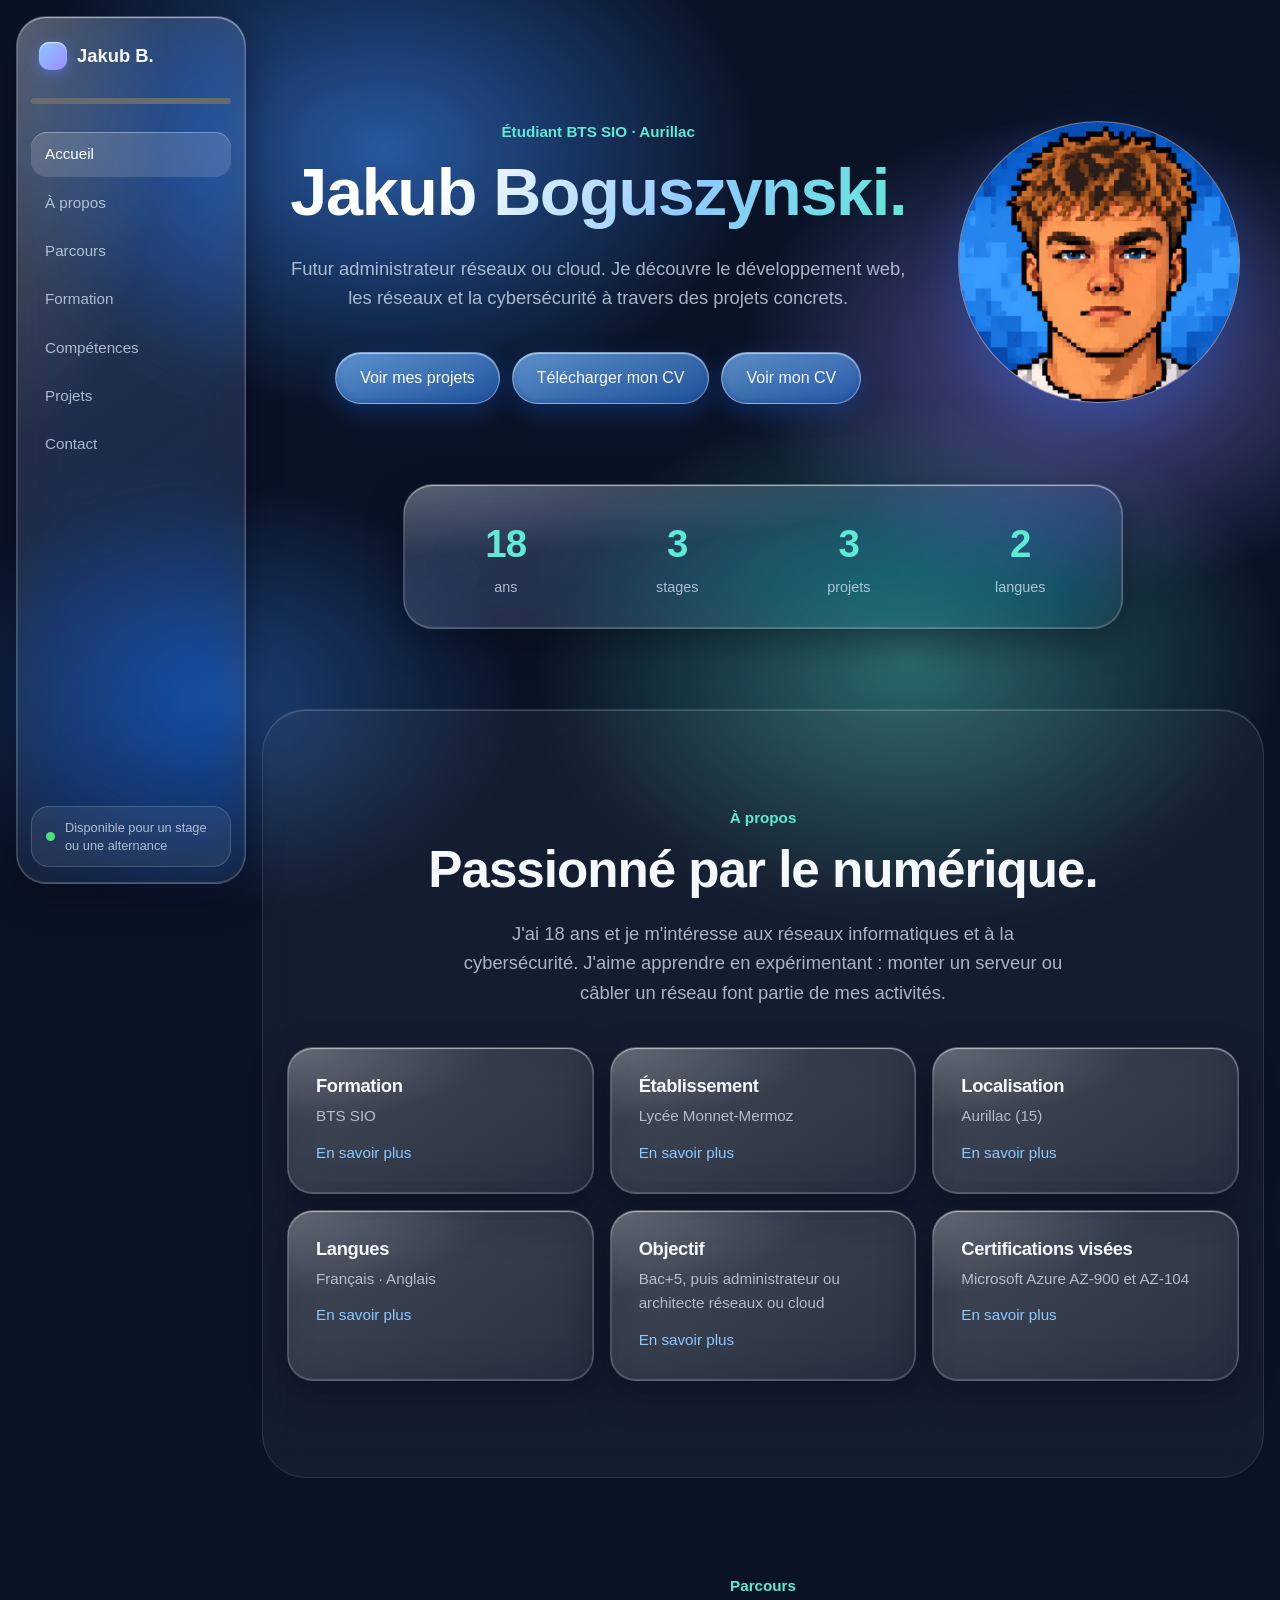
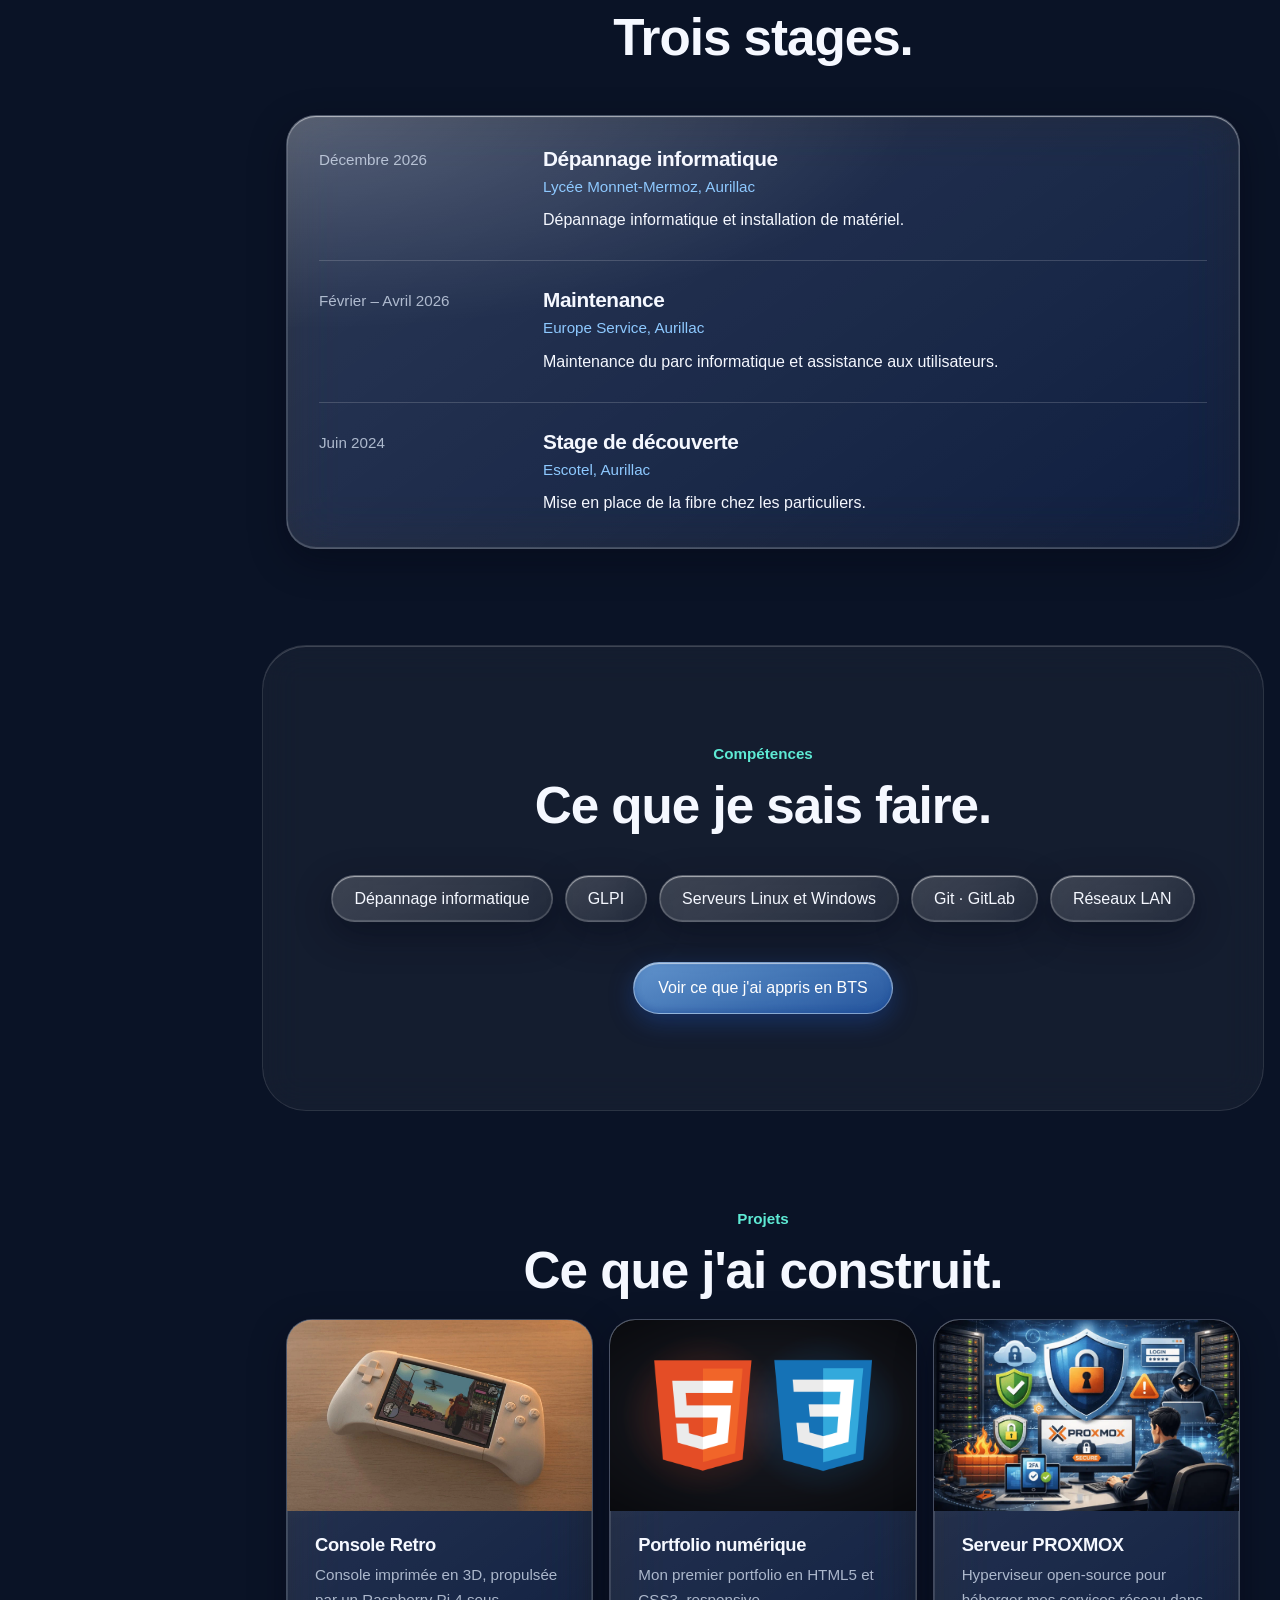
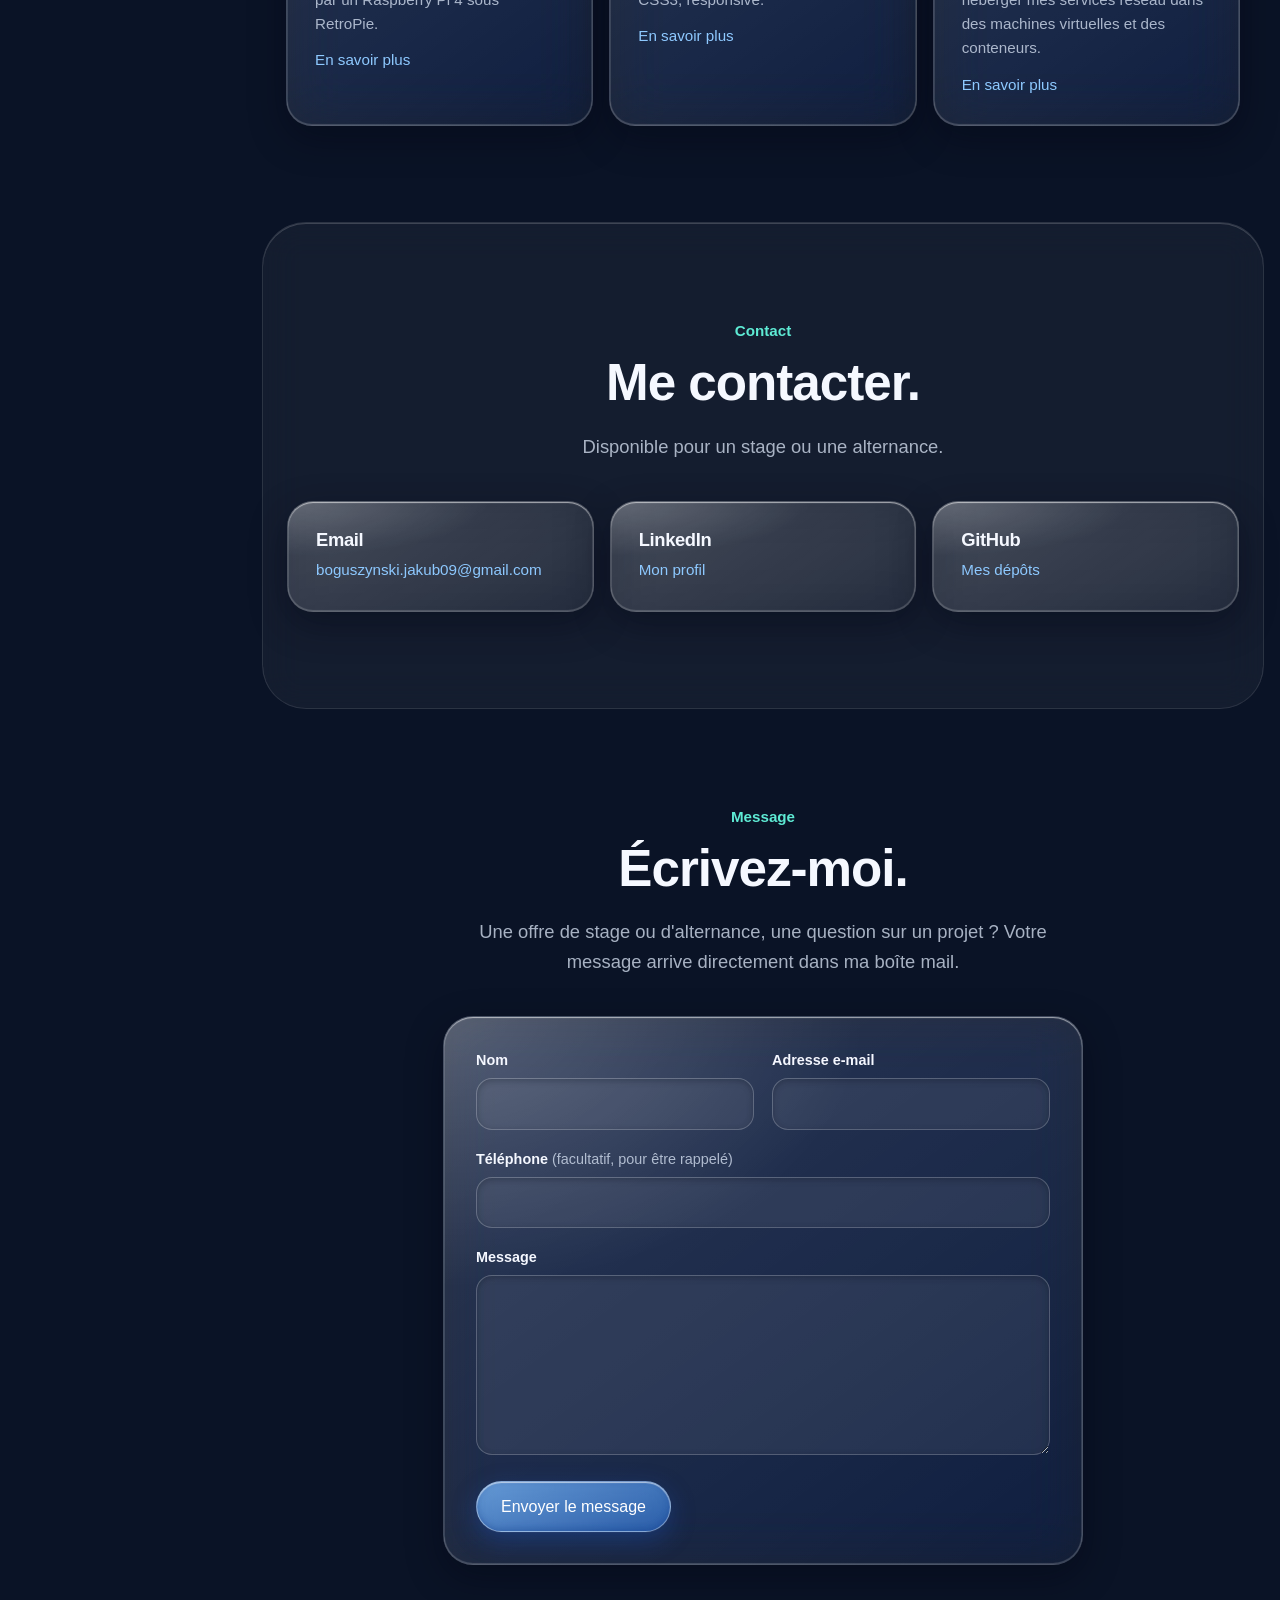
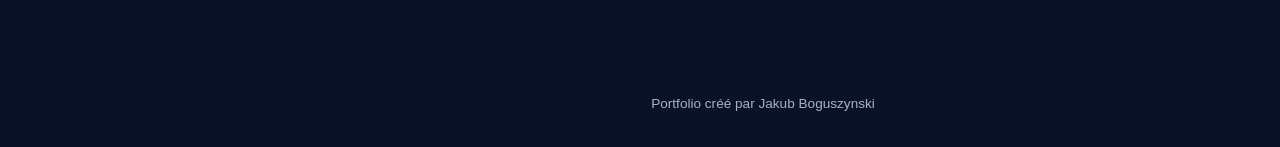
<file: index.html>
<!DOCTYPE html>
<html lang="fr">
<head>
    <meta charset="UTF-8">
    <meta name="viewport" content="width=device-width, initial-scale=1.0">
    <title>Jakub Boguszynski — Portfolio BTS SIO</title>
    <meta name="description" content="Portfolio de Jakub Boguszynski, étudiant en BTS SIO à Aurillac : projets, stages et compétences en réseaux et systèmes. Disponible pour un stage ou une alternance.">
    <meta name="author" content="Jakub Boguszynski">
    <meta name="theme-color" content="#0a1326">
    <link rel="canonical" href="https://sleazyrl.github.io/portfolio/">
    <link rel="icon" type="image/svg+xml" href="images/favicon.svg">

    <!-- Aperçu lors d'un partage du lien (LinkedIn, messageries, réseaux) -->
    <meta property="og:type" content="website">
    <meta property="og:locale" content="fr_FR">
    <meta property="og:site_name" content="Portfolio de Jakub Boguszynski">
    <meta property="og:title" content="Jakub Boguszynski — Portfolio BTS SIO">
    <meta property="og:description" content="Portfolio de Jakub Boguszynski, étudiant en BTS SIO à Aurillac : projets, stages et compétences en réseaux et systèmes. Disponible pour un stage ou une alternance.">
    <meta property="og:url" content="https://sleazyrl.github.io/portfolio/">
    <meta property="og:image" content="https://sleazyrl.github.io/portfolio/images/apercu.png">
    <meta property="og:image:width" content="1200">
    <meta property="og:image:height" content="630">
    <meta property="og:image:alt" content="Portfolio de Jakub Boguszynski, étudiant en BTS SIO">
    <meta name="twitter:card" content="summary_large_image">
    <link rel="stylesheet" href="style.css">
    <script>if (!window.matchMedia("(prefers-reduced-motion: reduce)").matches) document.documentElement.classList.add("anim");</script>
</head>
<body>

    <!-- ===== MENU ===== -->
    <header class="menu">
        <a href="#accueil" class="logo">Jakub B.</a>
        <button type="button" class="menu-bouton" aria-expanded="false" aria-controls="menu-nav" aria-label="Ouvrir le menu"><span class="menu-barres" aria-hidden="true"></span></button>
        <nav id="menu-nav">
            <a href="#accueil">Accueil</a>
            <a href="#apropos">À propos</a>
            <a href="#parcours">Parcours</a>
            <a href="formation.html">Formation</a>
            <a href="#competences">Compétences</a>
            <a href="#projets">Projets</a>
            <a href="#contact">Contact</a>
        </nav>
        <p class="menu-statut"><span></span>Disponible pour un stage ou une alternance</p>
    </header>

    <main>

        <!-- ===== ACCUEIL ===== -->
        <section id="accueil" class="hero">
            <div class="hero-haut">
                <div class="hero-texte">
                    <p class="etiquette">Étudiant BTS SIO · Aurillac</p>
                    <h1>Jakub Boguszynski.</h1>
                    <p class="intro">
                        Futur administrateur réseaux ou cloud. Je découvre le développement web, les réseaux
                        et la cybersécurité à travers des projets concrets.
                    </p>
                    <div class="boutons">
                        <a href="#projets" class="bouton">Voir mes projets</a>
                        <a href="cv/CV_Boguszynski_Jakub.pdf" download class="bouton bouton-clair">Télécharger mon CV</a>
                        <a href="#m-cv" class="bouton bouton-clair">Voir mon CV</a>
                    </div>
                </div>

                <!-- Avatar : place ton image dans le dossier images/ (avatar.png) -->
                <figure class="hero-avatar">
                    <img src="images/avatar.png" alt="Avatar de Jakub Boguszynski" width="280" height="280">
                </figure>
            </div>

            <div class="chiffres">
                <div><strong>18</strong><span>ans</span></div>
                <div><strong>3</strong><span>stages</span></div>
                <div><strong>3</strong><span>projets</span></div>
                <div><strong>2</strong><span>langues</span></div>
            </div>
        </section>

        <!-- ===== À PROPOS ===== -->
        <section id="apropos" class="section gris">
            <p class="etiquette">À propos</p>
            <h2>Passionné par le numérique.</h2>
            <p class="intro">
                J'ai 18 ans et je m'intéresse aux réseaux informatiques et à la cybersécurité.
                J'aime apprendre en expérimentant : monter un serveur ou câbler un réseau
                font partie de mes activités.
            </p>

            <div class="grille">
                <div class="carte">
                    <h3>Formation</h3>
                    <p>BTS SIO</p>
                    <p><a class="plus" href="#m-formation">En savoir plus</a></p>
                </div>
                <div class="carte">
                    <h3>Établissement</h3>
                    <p>Lycée Monnet-Mermoz</p>
                    <p><a class="plus" href="#m-lycee">En savoir plus</a></p>
                </div>
                <div class="carte">
                    <h3>Localisation</h3>
                    <p>Aurillac (15)</p>
                    <p><a class="plus" href="#m-ville">En savoir plus</a></p>
                </div>
                <div class="carte">
                    <h3>Langues</h3>
                    <p>Français · Anglais</p>
                    <p><a class="plus" href="#m-langues">En savoir plus</a></p>
                </div>
                <div class="carte">
                    <h3>Objectif</h3>
                    <p>Bac+5, puis administrateur ou architecte réseaux ou cloud</p>
                    <p><a class="plus" href="#m-objectif">En savoir plus</a></p>
                </div>
                <div class="carte">
                    <h3>Certifications visées</h3>
                    <p>Microsoft Azure AZ-900 et AZ-104</p>
                    <p><a class="plus" href="#m-certifs">En savoir plus</a></p>
                </div>
            </div>
        </section>

        <!-- ===== PARCOURS ===== -->
        <section id="parcours" class="section">
            <p class="etiquette">Parcours</p>
            <h2>Trois stages.</h2>

            <div class="liste">
                <article class="ligne">
                    <p class="date">Décembre 2026</p>
                    <div>
                        <h3>Dépannage informatique</h3>
                        <p class="lieu">Lycée Monnet-Mermoz, Aurillac</p>
                        <p>Dépannage informatique et installation de matériel.</p>
                    </div>
                </article>
                <article class="ligne">
                    <p class="date">Février – Avril 2026</p>
                    <div>
                        <h3>Maintenance</h3>
                        <p class="lieu">Europe Service, Aurillac</p>
                        <p>Maintenance du parc informatique et assistance aux utilisateurs.</p>
                    </div>
                </article>
                <article class="ligne">
                    <p class="date">Juin 2024</p>
                    <div>
                        <h3>Stage de découverte</h3>
                        <p class="lieu">Escotel, Aurillac</p>
                        <p>Mise en place de la fibre chez les particuliers.</p>
                    </div>
                </article>
            </div>
        </section>

        <!-- ===== COMPÉTENCES ===== -->
        <section id="competences" class="section gris">
            <p class="etiquette">Compétences</p>
            <h2>Ce que je sais faire.</h2>

            <ul class="badges">
                <li><a href="#m-depannage">Dépannage informatique</a></li>
                <li><a href="#m-glpi">GLPI</a></li>
                <li><a href="#m-serveurs">Serveurs Linux et Windows</a></li>
                <li><a href="#m-git">Git · GitLab</a></li>
                <li><a href="#m-lan">Réseaux LAN</a></li>
            </ul>

            <div class="boutons suite">
                <a href="formation.html" class="bouton">Voir ce que j'ai appris en BTS</a>
            </div>
        </section>

        <!-- ===== PROJETS ===== -->
        <section id="projets" class="section">
            <p class="etiquette">Projets</p>
            <h2>Ce que j'ai construit.</h2>

            <div class="grille">
                <article class="carte projet">
                    <img src="images/console-retro.png" alt="Console Retro">
                    <h3>Console Retro</h3>
                    <p>Console imprimée en 3D, propulsée par un Raspberry Pi 4 sous RetroPie.</p>
                    <p><a class="plus" href="#m-console">En savoir plus</a></p>
                </article>

                <article class="carte projet">
                    <img src="images/html-css.png" alt="Portfolio numérique">
                    <h3>Portfolio numérique</h3>
                    <p>Mon premier portfolio en HTML5 et CSS3, responsive.</p>
                    <p><a class="plus" href="#m-portfolio">En savoir plus</a></p>
                </article>

                <article class="carte projet">
                    <img src="images/proxmox.png" alt="Serveur Proxmox sécurisé">
                    <h3>Serveur PROXMOX</h3>
                    <p>Hyperviseur open-source pour héberger mes services réseau dans des machines virtuelles et des conteneurs.</p>
                    <p><a class="plus" href="#m-proxmox">En savoir plus</a></p>
                </article>
            </div>
        </section>

        <!-- ===== CONTACT ===== -->
        <section id="contact" class="section gris">
            <p class="etiquette">Contact</p>
            <h2>Me contacter.</h2>
            <p class="intro">Disponible pour un stage ou une alternance.</p>

            <div class="grille">
                <a class="carte lien" href="mailto:boguszynski.jakub09@gmail.com">
                    <h3>Email</h3>
                    <p>boguszynski.jakub09@gmail.com</p>
                </a>
                <a class="carte lien" href="https://www.linkedin.com/in/jakub-boguszynski-b87016449/" target="_blank" rel="noopener">
                    <h3>LinkedIn</h3>
                    <p>Mon profil</p>
                </a>
                <a class="carte lien" href="https://github.com/SleazyRL" target="_blank" rel="noopener">
                    <h3>GitHub</h3>
                    <p>Mes dépôts</p>
                </a>
            </div>
        </section>

        <!-- ===== FORMULAIRE DE CONTACT ===== -->
        <section id="message" class="section">
            <p class="etiquette">Message</p>
            <h2>Écrivez-moi.</h2>
            <p class="intro">Une offre de stage ou d'alternance, une question sur un projet ? Votre message arrive directement dans ma boîte mail.</p>

            <form class="formulaire" action="https://api.web3forms.com/submit" method="POST">
                <!-- Clé gratuite reçue par mail sur web3forms.com : remplace VOTRE_CLE_WEB3FORMS par elle -->
                <input type="hidden" name="access_key" value="79e47db1-b01d-42eb-b781-7e931363b0bb">
                <input type="hidden" name="subject" value="Nouveau message depuis mon portfolio">
                <input type="hidden" name="from_name" value="Portfolio de Jakub">
                <input type="hidden" name="redirect" value="https://sleazyrl.github.io/portfolio/#merci">
                <!-- Piège anti-spam : les robots cochent cette case cachée, pas les humains -->
                <input type="checkbox" name="botcheck" class="honeypot" tabindex="-1" autocomplete="off" aria-hidden="true">

                <div class="champs-duo">
                    <div class="champ">
                        <label for="f-nom">Nom</label>
                        <input type="text" id="f-nom" name="nom" autocomplete="name" required>
                    </div>
                    <div class="champ">
                        <label for="f-email">Adresse e-mail</label>
                        <input type="email" id="f-email" name="email" autocomplete="email" required>
                    </div>
                </div>

                <div class="champ">
                    <label for="f-tel">Téléphone <span>(facultatif, pour être rappelé)</span></label>
                    <input type="tel" id="f-tel" name="telephone" autocomplete="tel">
                </div>

                <div class="champ">
                    <label for="f-message">Message</label>
                    <textarea id="f-message" name="message" rows="6" required></textarea>
                </div>

                <button type="submit" class="bouton">Envoyer le message</button>
                <p class="formulaire-statut" role="status" aria-live="polite" hidden></p>
            </form>
        </section>

    </main>

    <footer class="pied">
        <p>Portfolio créé par Jakub Boguszynski</p>
    </footer>


    <!-- ===== FENÊTRES DE DÉTAIL (s'ouvrent au clic sur une compétence ou un projet) ===== -->
    <div class="modale" id="m-depannage" role="dialog" aria-modal="true" aria-labelledby="t-depannage">
        <a class="modale-fond" href="#fermer" aria-label="Fermer la fenêtre"></a>
        <div class="modale-boite">
            <a class="modale-fermer" href="#fermer" aria-label="Fermer la fenêtre">×</a>
            <h3 id="t-depannage">Dépannage</h3>
            <p>Le dépannage demande de la méthode : comprendre le problème, chercher la cause, puis corriger sans rien casser. Je l'ai pratiqué en stage.</p>
            <h4>Ce que j'ai appris</h4>
            <ul>
                <li>Diagnostiquer une panne matérielle ou logicielle</li>
                <li>Installer ou remplacer du matériel</li>
                <li>Expliquer simplement la solution à l'utilisateur</li>
            </ul>
        </div>
    </div>

    <div class="modale" id="m-glpi" role="dialog" aria-modal="true" aria-labelledby="t-glpi">
        <a class="modale-fond" href="#fermer" aria-label="Fermer la fenêtre"></a>
        <div class="modale-boite">
            <a class="modale-fermer" href="#fermer" aria-label="Fermer la fenêtre">×</a>
            <h3 id="t-glpi">GLPI</h3>
            <p>GLPI est un logiciel libre de gestion de parc informatique et de support. Il garde une trace de chaque incident et de chaque machine.</p>
            <h4>Ce que j'ai appris</h4>
            <ul>
                <li>Enregistrer et suivre des tickets d'incident</li>
                <li>Inventorier les ordinateurs et les périphériques</li>
                <li>Traiter la demande d'un utilisateur de A à Z</li>
            </ul>
        </div>
    </div>

    <div class="modale" id="m-serveurs" role="dialog" aria-modal="true" aria-labelledby="t-serveurs">
        <a class="modale-fond" href="#fermer" aria-label="Fermer la fenêtre"></a>
        <div class="modale-boite">
            <a class="modale-fermer" href="#fermer" aria-label="Fermer la fenêtre">×</a>
            <h3 id="t-serveurs">Serveurs Linux et Windows</h3>
            <p>Déployer un serveur, c'est l'installer, le configurer et le rendre utile à d'autres machines du réseau, sous Linux comme sous Windows.</p>
            <h4>Ce que j'ai appris</h4>
            <ul>
                <li>Installer un serveur Windows avec Active Directory</li>
                <li>Installer et administrer un serveur Linux en ligne de commande</li>
                <li>Mettre en place des services comme le DHCP et le DNS</li>
            </ul>
        </div>
    </div>

    <div class="modale" id="m-git" role="dialog" aria-modal="true" aria-labelledby="t-git">
        <a class="modale-fond" href="#fermer" aria-label="Fermer la fenêtre"></a>
        <div class="modale-boite">
            <a class="modale-fermer" href="#fermer" aria-label="Fermer la fenêtre">×</a>
            <h3 id="t-git">Git et GitLab</h3>
            <p>Git garde l'historique de toutes les modifications d'un projet. Avec GitLab, ce dépôt est hébergé en ligne et peut être partagé.</p>
            <h4>Ce que j'ai appris</h4>
            <ul>
                <li>Enregistrer des versions avec des commits</li>
                <li>Envoyer et récupérer du code sur un dépôt en ligne</li>
                <li>Revenir à une version précédente en cas d'erreur</li>
            </ul>
        </div>
    </div>

    <div class="modale" id="m-lan" role="dialog" aria-modal="true" aria-labelledby="t-lan">
        <a class="modale-fond" href="#fermer" aria-label="Fermer la fenêtre"></a>
        <div class="modale-boite">
            <a class="modale-fermer" href="#fermer" aria-label="Fermer la fenêtre">×</a>
            <h3 id="t-lan">Réseaux LAN</h3>
            <p>Un réseau local (LAN) relie les machines d'un même site : bureau, salle de classe ou maison.</p>
            <h4>Ce que j'ai appris</h4>
            <ul>
                <li>Câbler et tester un réseau local</li>
                <li>Configurer des adresses IP et des VLAN</li>
                <li>Diagnostiquer une panne de connexion</li>
            </ul>
        </div>
    </div>

    <div class="modale" id="m-console" role="dialog" aria-modal="true" aria-labelledby="t-console">
        <a class="modale-fond" href="#fermer" aria-label="Fermer la fenêtre"></a>
        <div class="modale-boite">
            <a class="modale-fermer" href="#fermer" aria-label="Fermer la fenêtre">×</a>
            <h3 id="t-console">Console Retro</h3>
            <p>Console de jeux portable rétro, conçue de A à Z avec un camarade pour un projet professionnel de lycée. J'ai pris en charge l'électronique et le système.</p>
            <h4>Ce que j'ai fait</h4>
            <ul>
                <li>Raspberry Pi 4 sous RetroPie : NES, SNES, Game Boy et PlayStation 1</li>
                <li>Boîtier imprimé en 3D avec écran 5 pouces</li>
                <li>Câblage des boutons, joysticks, alimentation par batterie</li>
                <li>Installation et configuration du système d'exploitation</li>
            </ul>
            <p><a class="bouton" href="https://sleazyrl.github.io/Projet-BAC-2025-2026/" target="_blank" rel="noopener">Voir le site du projet</a></p>
        </div>
    </div>

    <div class="modale" id="m-portfolio" role="dialog" aria-modal="true" aria-labelledby="t-portfolio">
        <a class="modale-fond" href="#fermer" aria-label="Fermer la fenêtre"></a>
        <div class="modale-boite">
            <a class="modale-fermer" href="#fermer" aria-label="Fermer la fenêtre">×</a>
            <h3 id="t-portfolio">Portfolio numérique</h3>
            <p>Mon premier portfolio, écrit à la main en HTML5 et CSS3.</p>
            <h4>Ce que j'ai fait</h4>
            <ul>
                <li>Structure de la page avec des balises sémantiques</li>
                <li>Mise en page avec grille et flexbox</li>
                <li>Adaptation aux téléphones et aux tablettes</li>
                <li>Thème sombre et plusieurs pages</li>
            </ul>
        </div>
    </div>

    <div class="modale" id="m-proxmox" role="dialog" aria-modal="true" aria-labelledby="t-proxmox">
        <a class="modale-fond" href="#fermer" aria-label="Fermer la fenêtre"></a>
        <div class="modale-boite">
            <a class="modale-fermer" href="#fermer" aria-label="Fermer la fenêtre">×</a>
            <h3 id="t-proxmox">Serveur PROXMOX</h3>
            <h4>Objectif du projet</h4>
            <p>Déployer une solution d'hyperviseur open-source robuste avec Proxmox Virtual Environment (PVE) afin de centraliser et rationaliser l'hébergement de services réseau et applicatifs.</p>
            <h4>Réalisations clés</h4>
            <ul>
                <li><strong>Installation et configuration système :</strong> déploiement de l'hyperviseur sur matériel dédié et configuration de l'interface d'administration web.</li>
                <li><strong>Virtualisation et conteneurisation :</strong> création et gestion de machines virtuelles (KVM) et de conteneurs légers (LXC) pour isoler chaque service (serveur web, base de données, DNS, etc.).</li>
                <li><strong>Architecture réseau :</strong> configuration des ponts réseau (Linux Bridges) et segmentation des flux (VLAN) pour sécuriser les communications.</li>
                <li><strong>Stockage et résilience :</strong> gestion des volumes de stockage (ZFS / LVM) et mise en place d'une politique de sauvegarde et de restauration automatisée (snapshots et backups planifiés).</li>
            </ul>
        </div>
    </div>

    <div class="modale" id="m-formation" role="dialog" aria-modal="true" aria-labelledby="t-formation">
        <a class="modale-fond" href="#fermer" aria-label="Fermer la fenêtre"></a>
        <div class="modale-boite">
            <a class="modale-fermer" href="#fermer" aria-label="Fermer la fenêtre">×</a>
            <h3 id="t-formation">BTS SIO</h3>
            <p>Le BTS SIO (Services informatiques aux organisations) est une formation en deux ans qui prépare aux métiers de l'informatique en entreprise. Je le prépare au lycée Monnet-Mermoz, à Aurillac.</p>
            <h4>Ce que j'y étudie</h4>
            <ul>
                <li>Réseaux et administration de serveurs</li>
                <li>Support et dépannage des utilisateurs</li>
                <li>Bases du web et des bases de données</li>
                <li>Cybersécurité et anglais technique</li>
            </ul>
            <p><a class="bouton" href="formation.html">Voir ce que j'ai appris</a></p>
        </div>
    </div>

    <div class="modale" id="m-lycee" role="dialog" aria-modal="true" aria-labelledby="t-lycee">
        <a class="modale-fond" href="#fermer" aria-label="Fermer la fenêtre"></a>
        <div class="modale-boite">
            <a class="modale-fermer" href="#fermer" aria-label="Fermer la fenêtre">×</a>
            <h3 id="t-lycee">Lycée Monnet-Mermoz</h3>
            <p>C'est l'établissement d'Aurillac où je prépare mon BTS SIO.</p>
            <h4>Ce que j'y fais</h4>
            <ul>
                <li>Suivre les cours du BTS SIO</li>
                <li>Stage de dépannage informatique et d'installation de matériel (décembre 2026)</li>
            </ul>
        </div>
    </div>

    <div class="modale" id="m-ville" role="dialog" aria-modal="true" aria-labelledby="t-ville">
        <a class="modale-fond" href="#fermer" aria-label="Fermer la fenêtre"></a>
        <div class="modale-boite">
            <a class="modale-fermer" href="#fermer" aria-label="Fermer la fenêtre">×</a>
            <h3 id="t-ville">Aurillac (15)</h3>
            <p>Je suis basé à Aurillac, dans le Cantal. C'est là que j'étudie et que se déroulent mes trois stages.</p>
            <h4>Mes stages à Aurillac</h4>
            <ul>
                <li>Escotel : stage de découverte, juin 2024</li>
                <li>Europe Service : maintenance, février à avril 2026</li>
                <li>Lycée Monnet-Mermoz : dépannage, décembre 2026</li>
            </ul>
            <h4>Disponibilité</h4>
            <ul>
                <li>Je cherche un stage ou une alternance</li>
            </ul>
        </div>
    </div>

    <div class="modale" id="m-langues" role="dialog" aria-modal="true" aria-labelledby="t-langues">
        <a class="modale-fond" href="#fermer" aria-label="Fermer la fenêtre"></a>
        <div class="modale-boite">
            <a class="modale-fermer" href="#fermer" aria-label="Fermer la fenêtre">×</a>
            <h3 id="t-langues">Langues</h3>
            <p>Je parle français et anglais. L'anglais me sert surtout pour lire la documentation technique.</p>
            <h4>L'anglais en pratique</h4>
            <ul>
                <li>Lire une documentation technique</li>
                <li>Comprendre un message d'erreur en anglais</li>
                <li>Utiliser le vocabulaire du réseau et du système</li>
            </ul>
        </div>
    </div>

    <div class="modale" id="m-objectif" role="dialog" aria-modal="true" aria-labelledby="t-objectif">
        <a class="modale-fond" href="#fermer" aria-label="Fermer la fenêtre"></a>
        <div class="modale-boite">
            <a class="modale-fermer" href="#fermer" aria-label="Fermer la fenêtre">×</a>
            <h3 id="t-objectif">Objectif : Bac+5</h3>
            <p>Après le BTS, je souhaite poursuivre mes études jusqu'au Bac+5 pour devenir administrateur ou architecte réseaux ou cloud.</p>
            <h4>Mon plan</h4>
            <ul>
                <li>Poursuivre vers une licence puis un master</li>
                <li>Approfondir les réseaux, la sécurité et le cloud</li>
                <li>Chercher une alternance pour allier études et expérience</li>
            </ul>
            <p><a class="bouton" href="formation.html#apres">Voir la suite du parcours</a></p>
        </div>
    </div>

    <div class="modale" id="m-certifs" role="dialog" aria-modal="true" aria-labelledby="t-certifs">
        <a class="modale-fond" href="#fermer" aria-label="Fermer la fenêtre"></a>
        <div class="modale-boite">
            <a class="modale-fermer" href="#fermer" aria-label="Fermer la fenêtre">×</a>
            <h3 id="t-certifs">Certifications visées</h3>
            <p>Je vise deux certifications Microsoft Azure, dans cet ordre : d'abord les bases du cloud, puis l'administration.</p>
            <h4>AZ-900 : les fondamentaux</h4>
            <ul>
                <li>Les concepts du cloud</li>
                <li>Les principaux services Azure</li>
                <li>La sécurité, la gestion et la gouvernance</li>
            </ul>
            <h4>AZ-104 : administrateur Azure</h4>
            <ul>
                <li>Les identités et la gouvernance</li>
                <li>Le stockage et les machines virtuelles</li>
                <li>Les réseaux virtuels et la supervision</li>
            </ul>
        </div>
    </div>

    <!-- ===== CONFIRMATION D'ENVOI (affichée au retour du formulaire, adresse #merci) ===== -->
    <div class="modale" id="merci" role="dialog" aria-modal="true" aria-labelledby="t-merci">
        <a class="modale-fond" href="#fermer" aria-label="Fermer la fenêtre"></a>
        <div class="modale-boite">
            <a class="modale-fermer" href="#fermer" aria-label="Fermer la fenêtre">×</a>
            <h3 id="t-merci">Message envoyé</h3>
            <p>Merci pour votre message ! Je vous répondrai dès que possible.</p>
            <p><a class="bouton" href="#fermer">Fermer</a></p>
        </div>
    </div>

    <!-- ===== FENÊTRE D'APERÇU DU CV ===== -->
    <div class="modale" id="m-cv" role="dialog" aria-modal="true" aria-labelledby="t-cv">
        <a class="modale-fond" href="#fermer" aria-label="Fermer la fenêtre"></a>
        <div class="modale-boite modale-cv">
            <a class="modale-fermer" href="#fermer" aria-label="Fermer la fenêtre">×</a>
            <div class="cv-entete">
                <h3 id="t-cv">Mon CV</h3>
                <a href="cv/CV_Boguszynski_Jakub.pdf" target="_blank" rel="noopener">Ouvrir dans un nouvel onglet</a>
            </div>
            <iframe src="cv/CV_Boguszynski_Jakub.pdf#toolbar=0&navpanes=0&scrollbar=0&view=FitH" title="CV de Jakub Boguszynski" loading="lazy"></iframe>
        </div>
    </div>

    <script src="animations.js" defer></script>
</body>
</html>
</file>
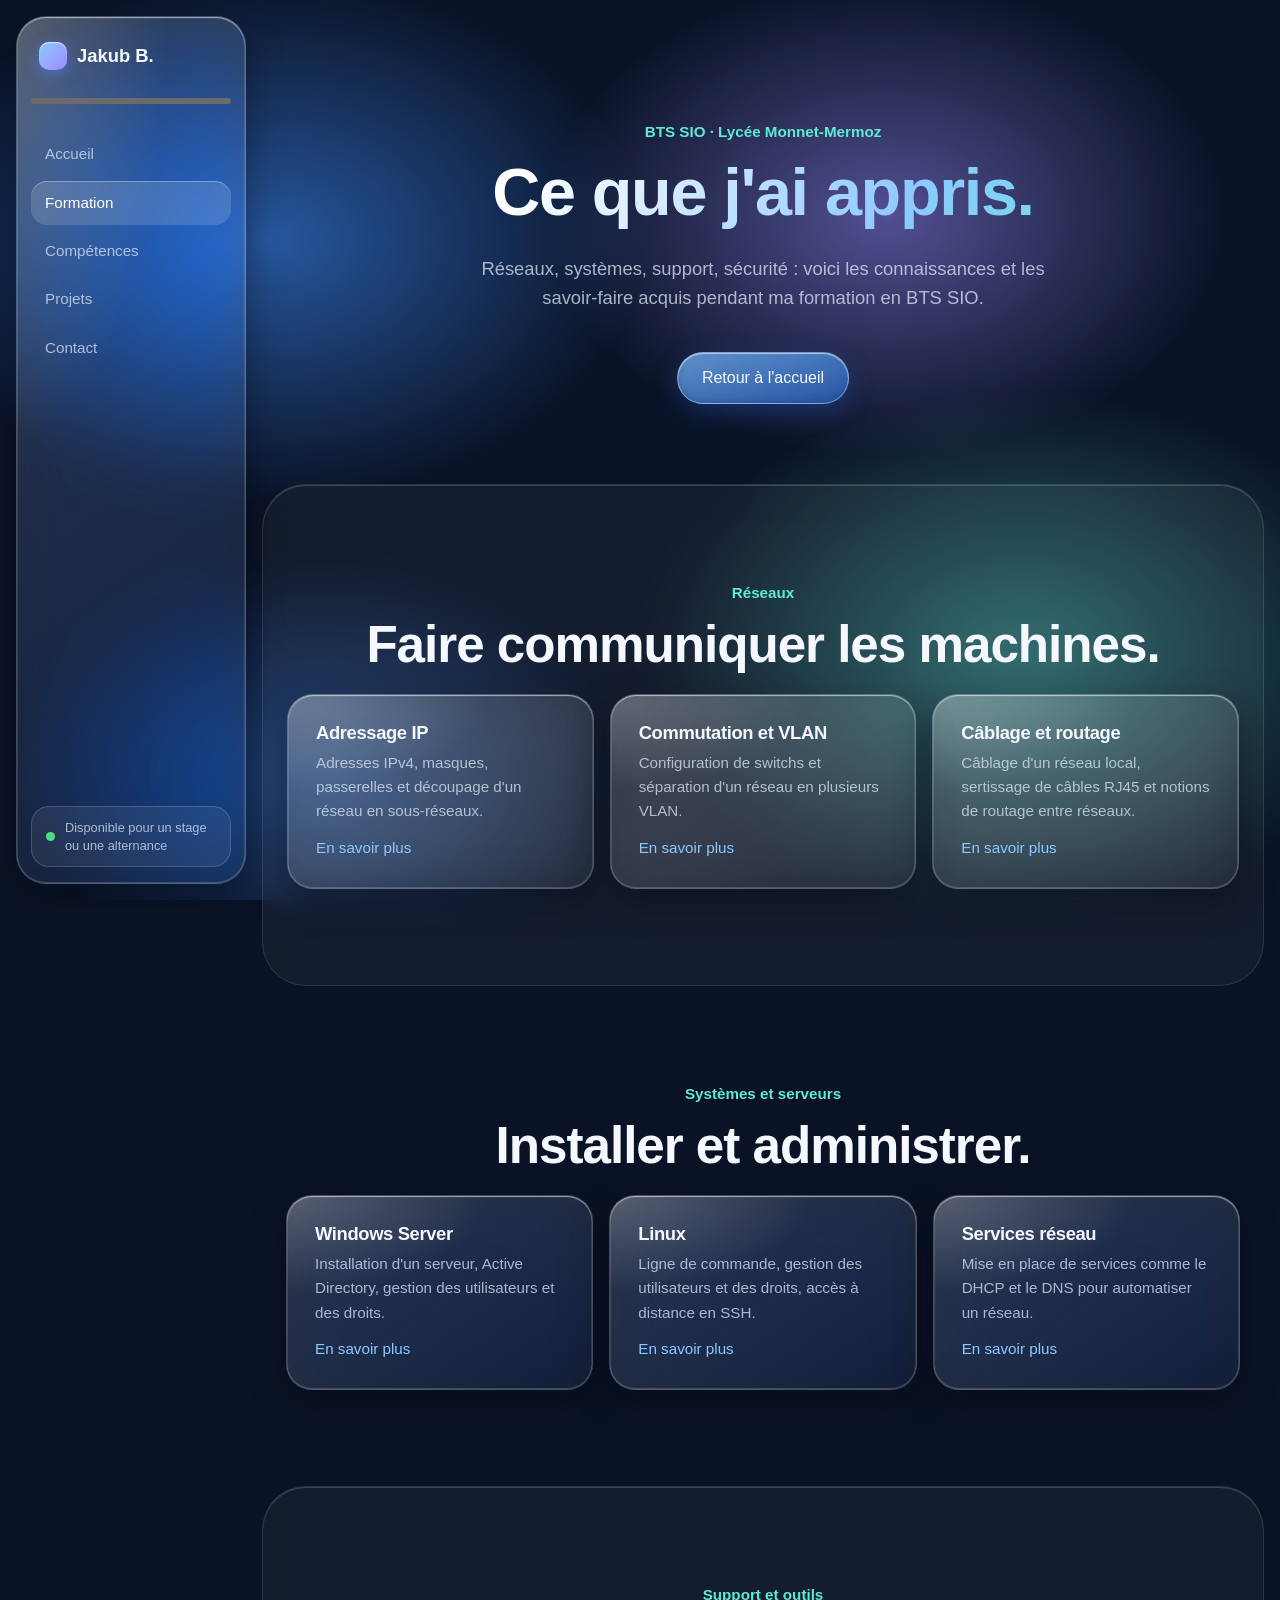
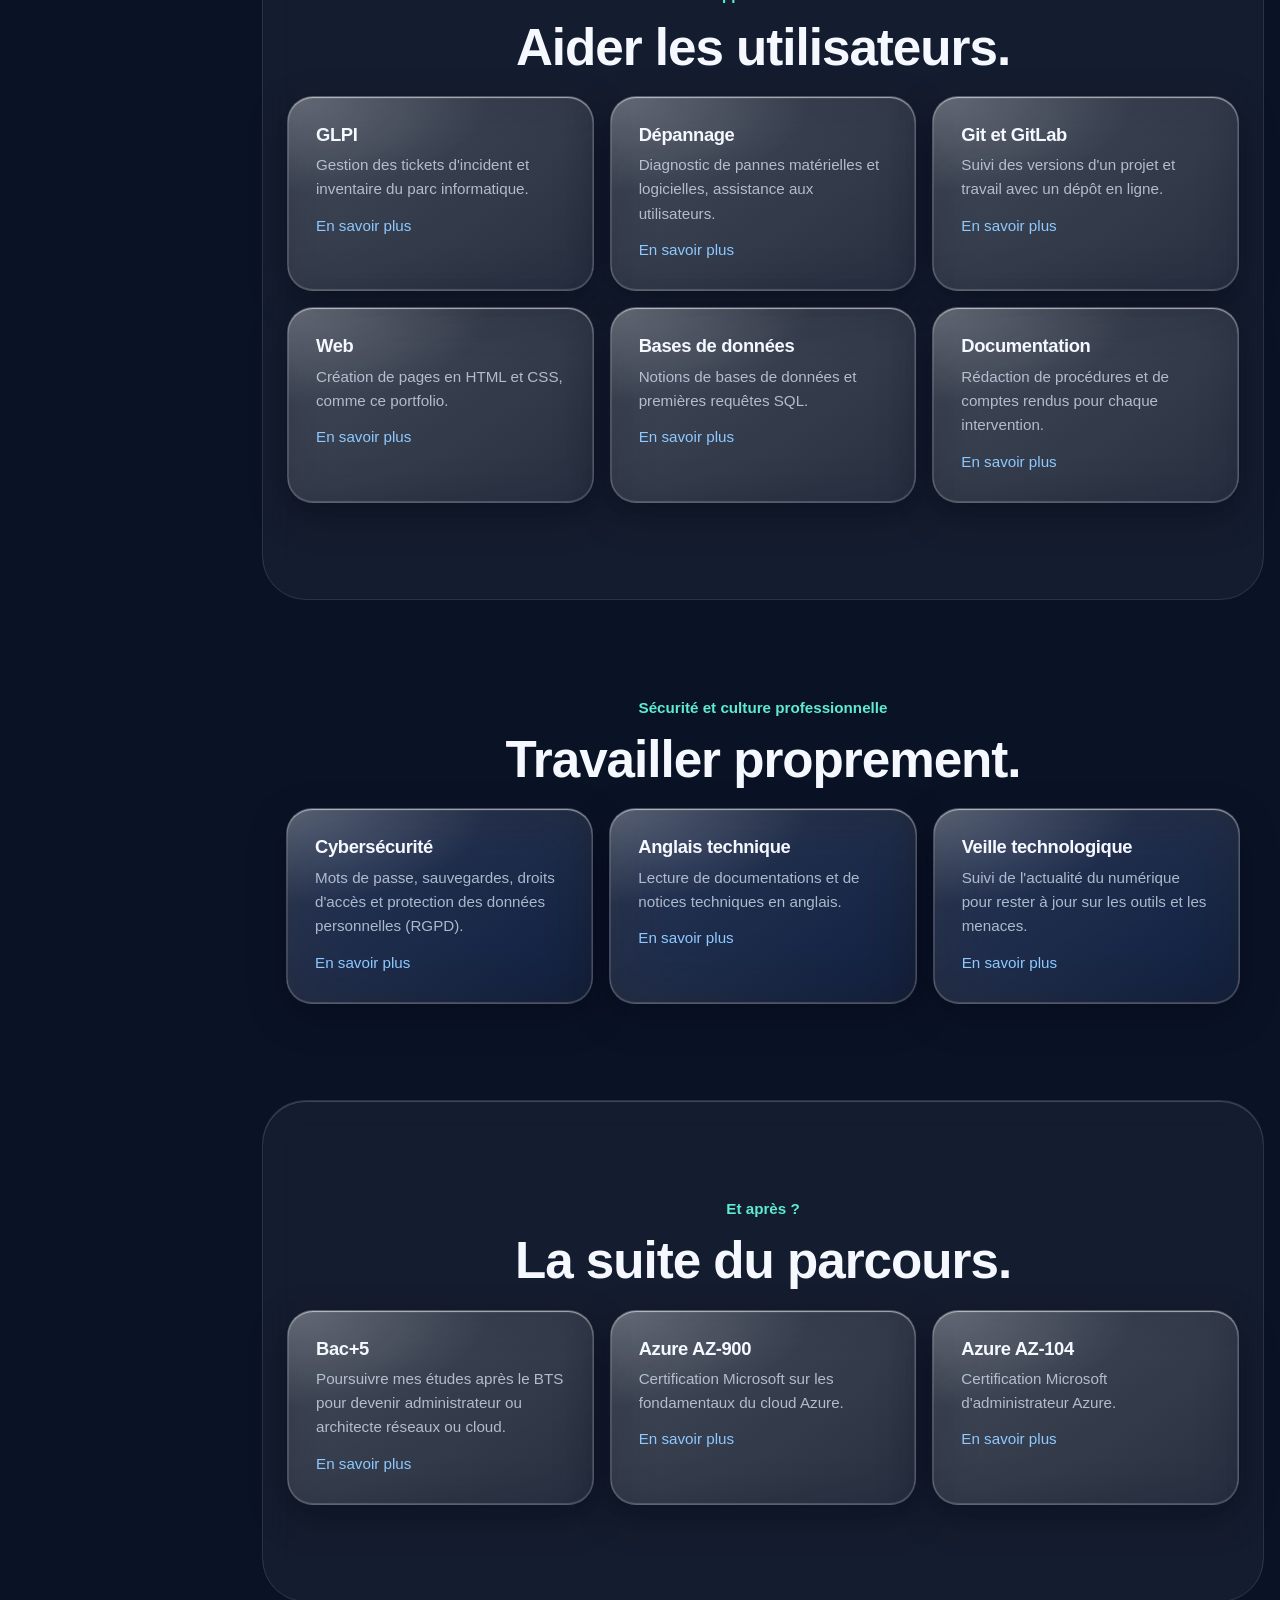
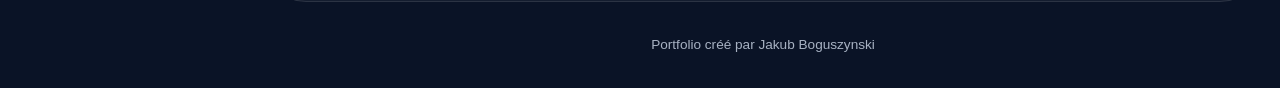
<file: formation.html>
<!DOCTYPE html>
<html lang="fr">
<head>
    <meta charset="UTF-8">
    <meta name="viewport" content="width=device-width, initial-scale=1.0">
    <title>Ma formation BTS SIO — Jakub Boguszynski</title>
    <meta name="description" content="Ce que j'ai appris en BTS SIO au lycée Monnet-Mermoz : réseaux, systèmes et serveurs, support, cybersécurité et culture professionnelle.">
    <meta name="author" content="Jakub Boguszynski">
    <meta name="theme-color" content="#0a1326">
    <link rel="canonical" href="https://sleazyrl.github.io/portfolio/formation.html">
    <link rel="icon" type="image/svg+xml" href="images/favicon.svg">

    <!-- Aperçu lors d'un partage du lien (LinkedIn, messageries, réseaux) -->
    <meta property="og:type" content="website">
    <meta property="og:locale" content="fr_FR">
    <meta property="og:site_name" content="Portfolio de Jakub Boguszynski">
    <meta property="og:title" content="Ma formation BTS SIO — Jakub Boguszynski">
    <meta property="og:description" content="Ce que j'ai appris en BTS SIO au lycée Monnet-Mermoz : réseaux, systèmes et serveurs, support, cybersécurité et culture professionnelle.">
    <meta property="og:url" content="https://sleazyrl.github.io/portfolio/formation.html">
    <meta property="og:image" content="https://sleazyrl.github.io/portfolio/images/apercu.png">
    <meta property="og:image:width" content="1200">
    <meta property="og:image:height" content="630">
    <meta property="og:image:alt" content="Portfolio de Jakub Boguszynski, étudiant en BTS SIO">
    <meta name="twitter:card" content="summary_large_image">
    <link rel="stylesheet" href="style.css">
    <script>if (!window.matchMedia("(prefers-reduced-motion: reduce)").matches) document.documentElement.classList.add("anim");</script>
</head>
<body>

    <!-- ===== MENU ===== -->
    <header class="menu">
        <a href="index.html" class="logo">Jakub B.</a>
        <button type="button" class="menu-bouton" aria-expanded="false" aria-controls="menu-nav" aria-label="Ouvrir le menu"><span class="menu-barres" aria-hidden="true"></span></button>
        <nav id="menu-nav">
            <a href="index.html">Accueil</a>
            <a href="formation.html">Formation</a>
            <a href="index.html#competences">Compétences</a>
            <a href="index.html#projets">Projets</a>
            <a href="index.html#contact">Contact</a>
        </nav>
        <p class="menu-statut"><span></span>Disponible pour un stage ou une alternance</p>
    </header>

    <main>

        <!-- ===== EN-TÊTE DE LA PAGE ===== -->
        <section class="hero">
            <p class="etiquette">BTS SIO · Lycée Monnet-Mermoz</p>
            <h1>Ce que j'ai appris.</h1>
            <p class="intro">
                Réseaux, systèmes, support, sécurité : voici les connaissances et les
                savoir-faire acquis pendant ma formation en BTS SIO.
            </p>
            <div class="boutons">
                <a href="index.html" class="bouton bouton-clair">Retour à l'accueil</a>
            </div>
        </section>

        <!-- ===== RÉSEAUX ===== -->
        <section id="reseaux" class="section gris">
            <p class="etiquette">Réseaux</p>
            <h2>Faire communiquer les machines.</h2>

            <div class="grille">
                <div class="carte">
                    <h3>Adressage IP</h3>
                    <p>Adresses IPv4, masques, passerelles et découpage d'un réseau en sous-réseaux.</p>
                    <p><a class="plus" href="#m-ip">En savoir plus</a></p>
                </div>
                <div class="carte">
                    <h3>Commutation et VLAN</h3>
                    <p>Configuration de switchs et séparation d'un réseau en plusieurs VLAN.</p>
                    <p><a class="plus" href="#m-vlan">En savoir plus</a></p>
                </div>
                <div class="carte">
                    <h3>Câblage et routage</h3>
                    <p>Câblage d'un réseau local, sertissage de câbles RJ45 et notions de routage entre réseaux.</p>
                    <p><a class="plus" href="#m-cablage">En savoir plus</a></p>
                </div>
            </div>
        </section>

        <!-- ===== SYSTÈMES ===== -->
        <section id="systemes" class="section">
            <p class="etiquette">Systèmes et serveurs</p>
            <h2>Installer et administrer.</h2>

            <div class="grille">
                <div class="carte">
                    <h3>Windows Server</h3>
                    <p>Installation d'un serveur, Active Directory, gestion des utilisateurs et des droits.</p>
                    <p><a class="plus" href="#m-windows">En savoir plus</a></p>
                </div>
                <div class="carte">
                    <h3>Linux</h3>
                    <p>Ligne de commande, gestion des utilisateurs et des droits, accès à distance en SSH.</p>
                    <p><a class="plus" href="#m-linux">En savoir plus</a></p>
                </div>
                <div class="carte">
                    <h3>Services réseau</h3>
                    <p>Mise en place de services comme le DHCP et le DNS pour automatiser un réseau.</p>
                    <p><a class="plus" href="#m-services">En savoir plus</a></p>
                </div>
            </div>
        </section>

        <!-- ===== SUPPORT ET OUTILS ===== -->
        <section id="outils" class="section gris">
            <p class="etiquette">Support et outils</p>
            <h2>Aider les utilisateurs.</h2>

            <div class="grille">
                <div class="carte">
                    <h3>GLPI</h3>
                    <p>Gestion des tickets d'incident et inventaire du parc informatique.</p>
                    <p><a class="plus" href="#m-glpi">En savoir plus</a></p>
                </div>
                <div class="carte">
                    <h3>Dépannage</h3>
                    <p>Diagnostic de pannes matérielles et logicielles, assistance aux utilisateurs.</p>
                    <p><a class="plus" href="#m-depannage">En savoir plus</a></p>
                </div>
                <div class="carte">
                    <h3>Git et GitLab</h3>
                    <p>Suivi des versions d'un projet et travail avec un dépôt en ligne.</p>
                    <p><a class="plus" href="#m-git">En savoir plus</a></p>
                </div>
                <div class="carte">
                    <h3>Web</h3>
                    <p>Création de pages en HTML et CSS, comme ce portfolio.</p>
                    <p><a class="plus" href="#m-web">En savoir plus</a></p>
                </div>
                <div class="carte">
                    <h3>Bases de données</h3>
                    <p>Notions de bases de données et premières requêtes SQL.</p>
                    <p><a class="plus" href="#m-bdd">En savoir plus</a></p>
                </div>
                <div class="carte">
                    <h3>Documentation</h3>
                    <p>Rédaction de procédures et de comptes rendus pour chaque intervention.</p>
                    <p><a class="plus" href="#m-doc">En savoir plus</a></p>
                </div>
            </div>
        </section>

        <!-- ===== SÉCURITÉ ET CULTURE PRO ===== -->
        <section id="securite" class="section">
            <p class="etiquette">Sécurité et culture professionnelle</p>
            <h2>Travailler proprement.</h2>

            <div class="grille">
                <div class="carte">
                    <h3>Cybersécurité</h3>
                    <p>Mots de passe, sauvegardes, droits d'accès et protection des données personnelles (RGPD).</p>
                    <p><a class="plus" href="#m-secu">En savoir plus</a></p>
                </div>
                <div class="carte">
                    <h3>Anglais technique</h3>
                    <p>Lecture de documentations et de notices techniques en anglais.</p>
                    <p><a class="plus" href="#m-anglais">En savoir plus</a></p>
                </div>
                <div class="carte">
                    <h3>Veille technologique</h3>
                    <p>Suivi de l'actualité du numérique pour rester à jour sur les outils et les menaces.</p>
                    <p><a class="plus" href="#m-veille">En savoir plus</a></p>
                </div>
            </div>
        </section>

        <!-- ===== ET APRÈS ===== -->
        <section id="apres" class="section gris">
            <p class="etiquette">Et après ?</p>
            <h2>La suite du parcours.</h2>

            <div class="grille">
                <div class="carte">
                    <h3>Bac+5</h3>
                    <p>Poursuivre mes études après le BTS pour devenir administrateur ou architecte réseaux ou cloud.</p>
                    <p><a class="plus" href="#m-bac5">En savoir plus</a></p>
                </div>
                <div class="carte">
                    <h3>Azure AZ-900</h3>
                    <p>Certification Microsoft sur les fondamentaux du cloud Azure.</p>
                    <p><a class="plus" href="#m-az900">En savoir plus</a></p>
                </div>
                <div class="carte">
                    <h3>Azure AZ-104</h3>
                    <p>Certification Microsoft d'administrateur Azure.</p>
                    <p><a class="plus" href="#m-az104">En savoir plus</a></p>
                </div>
            </div>
        </section>

    </main>

    <footer class="pied">
        <p>Portfolio créé par Jakub Boguszynski</p>
    </footer>


    <!-- ===== FENÊTRES DE DÉTAIL (s'ouvrent au clic sur une carte) ===== -->
    <div class="modale" id="m-ip" role="dialog" aria-modal="true" aria-labelledby="t-ip">
        <a class="modale-fond" href="#fermer" aria-label="Fermer la fenêtre"></a>
        <div class="modale-boite">
            <a class="modale-fermer" href="#fermer" aria-label="Fermer la fenêtre">×</a>
            <h3 id="t-ip">Adressage IP</h3>
            <p>Chaque appareil d'un réseau possède une adresse IP. J'ai appris à les attribuer proprement et à découper un réseau en plusieurs sous-réseaux pour mieux l'organiser.</p>
            <h4>Ce que j'ai appris</h4>
            <ul>
                <li>Lire une adresse IPv4 et son masque de sous-réseau</li>
                <li>Calculer l'adresse d'un réseau et sa plage d'adresses utilisables</li>
                <li>Découper un réseau en sous-réseaux</li>
                <li>Configurer une adresse IP, un masque et une passerelle sur un poste</li>
            </ul>
        </div>
    </div>

    <div class="modale" id="m-vlan" role="dialog" aria-modal="true" aria-labelledby="t-vlan">
        <a class="modale-fond" href="#fermer" aria-label="Fermer la fenêtre"></a>
        <div class="modale-boite">
            <a class="modale-fermer" href="#fermer" aria-label="Fermer la fenêtre">×</a>
            <h3 id="t-vlan">Commutation et VLAN</h3>
            <p>Un switch relie les machines d'un réseau local. Les VLAN permettent de séparer plusieurs groupes de machines sur le même switch, comme s'ils étaient sur des réseaux distincts.</p>
            <h4>Ce que j'ai appris</h4>
            <ul>
                <li>Configurer un switch administrable</li>
                <li>Créer des VLAN et y affecter des ports</li>
                <li>Comprendre pourquoi on sépare les réseaux : sécurité et organisation</li>
            </ul>
        </div>
    </div>

    <div class="modale" id="m-cablage" role="dialog" aria-modal="true" aria-labelledby="t-cablage">
        <a class="modale-fond" href="#fermer" aria-label="Fermer la fenêtre"></a>
        <div class="modale-boite">
            <a class="modale-fermer" href="#fermer" aria-label="Fermer la fenêtre">×</a>
            <h3 id="t-cablage">Câblage et routage</h3>
            <p>La base d'un réseau, c'est le câblage. Un routeur relie ensuite plusieurs réseaux entre eux et choisit le chemin des données.</p>
            <h4>Ce que j'ai appris</h4>
            <ul>
                <li>Sertir et tester des câbles RJ45</li>
                <li>Câbler un petit réseau local</li>
                <li>Comprendre le rôle d'un routeur entre deux réseaux</li>
            </ul>
        </div>
    </div>

    <div class="modale" id="m-windows" role="dialog" aria-modal="true" aria-labelledby="t-windows">
        <a class="modale-fond" href="#fermer" aria-label="Fermer la fenêtre"></a>
        <div class="modale-boite">
            <a class="modale-fermer" href="#fermer" aria-label="Fermer la fenêtre">×</a>
            <h3 id="t-windows">Windows Server</h3>
            <p>Windows Server permet de centraliser la gestion des utilisateurs et des ressources d'une entreprise grâce à l'annuaire Active Directory.</p>
            <h4>Ce que j'ai appris</h4>
            <ul>
                <li>Installer et configurer un serveur Windows</li>
                <li>Créer des utilisateurs et des groupes dans Active Directory</li>
                <li>Gérer les droits d'accès à des dossiers partagés</li>
            </ul>
        </div>
    </div>

    <div class="modale" id="m-linux" role="dialog" aria-modal="true" aria-labelledby="t-linux">
        <a class="modale-fond" href="#fermer" aria-label="Fermer la fenêtre"></a>
        <div class="modale-boite">
            <a class="modale-fermer" href="#fermer" aria-label="Fermer la fenêtre">×</a>
            <h3 id="t-linux">Linux</h3>
            <p>Linux est le système de nombreux serveurs. Il s'administre surtout en ligne de commande, ce qui demande de la rigueur.</p>
            <h4>Ce que j'ai appris</h4>
            <ul>
                <li>Utiliser les commandes de base du terminal</li>
                <li>Gérer les utilisateurs et les droits sur les fichiers</li>
                <li>Se connecter à un serveur à distance en SSH</li>
            </ul>
        </div>
    </div>

    <div class="modale" id="m-services" role="dialog" aria-modal="true" aria-labelledby="t-services">
        <a class="modale-fond" href="#fermer" aria-label="Fermer la fenêtre"></a>
        <div class="modale-boite">
            <a class="modale-fermer" href="#fermer" aria-label="Fermer la fenêtre">×</a>
            <h3 id="t-services">Services réseau</h3>
            <p>Certains services rendent un réseau pratique au quotidien sans configuration manuelle sur chaque poste.</p>
            <h4>Ce que j'ai appris</h4>
            <ul>
                <li>DHCP : attribuer automatiquement les adresses IP aux machines</li>
                <li>DNS : traduire un nom de site en adresse IP</li>
                <li>Tester qu'un service fonctionne depuis un poste client</li>
            </ul>
        </div>
    </div>

    <div class="modale" id="m-glpi" role="dialog" aria-modal="true" aria-labelledby="t-glpi">
        <a class="modale-fond" href="#fermer" aria-label="Fermer la fenêtre"></a>
        <div class="modale-boite">
            <a class="modale-fermer" href="#fermer" aria-label="Fermer la fenêtre">×</a>
            <h3 id="t-glpi">GLPI</h3>
            <p>GLPI est un logiciel libre de gestion de parc informatique et de support. Il garde une trace de chaque incident et de chaque machine.</p>
            <h4>Ce que j'ai appris</h4>
            <ul>
                <li>Enregistrer et suivre des tickets d'incident</li>
                <li>Inventorier les ordinateurs et les périphériques</li>
                <li>Traiter la demande d'un utilisateur de A à Z</li>
            </ul>
        </div>
    </div>

    <div class="modale" id="m-depannage" role="dialog" aria-modal="true" aria-labelledby="t-depannage">
        <a class="modale-fond" href="#fermer" aria-label="Fermer la fenêtre"></a>
        <div class="modale-boite">
            <a class="modale-fermer" href="#fermer" aria-label="Fermer la fenêtre">×</a>
            <h3 id="t-depannage">Dépannage</h3>
            <p>Le dépannage demande de la méthode : comprendre le problème, chercher la cause, puis corriger sans rien casser. Je l'ai pratiqué en stage.</p>
            <h4>Ce que j'ai appris</h4>
            <ul>
                <li>Diagnostiquer une panne matérielle ou logicielle</li>
                <li>Installer ou remplacer du matériel</li>
                <li>Expliquer simplement la solution à l'utilisateur</li>
            </ul>
        </div>
    </div>

    <div class="modale" id="m-git" role="dialog" aria-modal="true" aria-labelledby="t-git">
        <a class="modale-fond" href="#fermer" aria-label="Fermer la fenêtre"></a>
        <div class="modale-boite">
            <a class="modale-fermer" href="#fermer" aria-label="Fermer la fenêtre">×</a>
            <h3 id="t-git">Git et GitLab</h3>
            <p>Git garde l'historique de toutes les modifications d'un projet. Avec GitLab, ce dépôt est hébergé en ligne et peut être partagé.</p>
            <h4>Ce que j'ai appris</h4>
            <ul>
                <li>Enregistrer des versions avec des commits</li>
                <li>Envoyer et récupérer du code sur un dépôt en ligne</li>
                <li>Revenir à une version précédente en cas d'erreur</li>
            </ul>
        </div>
    </div>

    <div class="modale" id="m-web" role="dialog" aria-modal="true" aria-labelledby="t-web">
        <a class="modale-fond" href="#fermer" aria-label="Fermer la fenêtre"></a>
        <div class="modale-boite">
            <a class="modale-fermer" href="#fermer" aria-label="Fermer la fenêtre">×</a>
            <h3 id="t-web">Web</h3>
            <p>Créer une page web, c'est écrire sa structure en HTML puis son apparence en CSS. Ce portfolio en est un exemple.</p>
            <h4>Ce que j'ai appris</h4>
            <ul>
                <li>Structurer une page avec les balises HTML</li>
                <li>Mettre en forme avec le CSS : couleurs, grille, flexbox</li>
                <li>Adapter la page aux téléphones (responsive)</li>
            </ul>
        </div>
    </div>

    <div class="modale" id="m-bdd" role="dialog" aria-modal="true" aria-labelledby="t-bdd">
        <a class="modale-fond" href="#fermer" aria-label="Fermer la fenêtre"></a>
        <div class="modale-boite">
            <a class="modale-fermer" href="#fermer" aria-label="Fermer la fenêtre">×</a>
            <h3 id="t-bdd">Bases de données</h3>
            <p>Une base de données range l'information dans des tables liées entre elles, qu'on interroge avec le langage SQL.</p>
            <h4>Ce que j'ai appris</h4>
            <ul>
                <li>Comprendre tables, champs et relations</li>
                <li>Écrire des requêtes SQL simples pour lire des données</li>
                <li>Ajouter, modifier et supprimer des données</li>
            </ul>
        </div>
    </div>

    <div class="modale" id="m-doc" role="dialog" aria-modal="true" aria-labelledby="t-doc">
        <a class="modale-fond" href="#fermer" aria-label="Fermer la fenêtre"></a>
        <div class="modale-boite">
            <a class="modale-fermer" href="#fermer" aria-label="Fermer la fenêtre">×</a>
            <h3 id="t-doc">Documentation</h3>
            <p>Une intervention non documentée est vite oubliée. Écrire ce qu'on a fait permet à toute l'équipe de reprendre le travail.</p>
            <h4>Ce que j'ai appris</h4>
            <ul>
                <li>Rédiger des procédures pas à pas</li>
                <li>Réaliser des schémas de réseau</li>
                <li>Écrire un compte rendu d'intervention</li>
            </ul>
        </div>
    </div>

    <div class="modale" id="m-secu" role="dialog" aria-modal="true" aria-labelledby="t-secu">
        <a class="modale-fond" href="#fermer" aria-label="Fermer la fenêtre"></a>
        <div class="modale-boite">
            <a class="modale-fermer" href="#fermer" aria-label="Fermer la fenêtre">×</a>
            <h3 id="t-secu">Cybersécurité</h3>
            <p>La sécurité n'est pas un produit mais une habitude : elle concerne les mots de passe, les droits, les sauvegardes et les données personnelles.</p>
            <h4>Ce que j'ai appris</h4>
            <ul>
                <li>Choisir et gérer des mots de passe solides</li>
                <li>Mettre en place et vérifier des sauvegardes</li>
                <li>Limiter les droits d'accès au strict nécessaire</li>
                <li>Connaître les bases du RGPD</li>
            </ul>
        </div>
    </div>

    <div class="modale" id="m-anglais" role="dialog" aria-modal="true" aria-labelledby="t-anglais">
        <a class="modale-fond" href="#fermer" aria-label="Fermer la fenêtre"></a>
        <div class="modale-boite">
            <a class="modale-fermer" href="#fermer" aria-label="Fermer la fenêtre">×</a>
            <h3 id="t-anglais">Anglais technique</h3>
            <p>Une grande partie de la documentation informatique est écrite en anglais. Savoir la lire fait gagner beaucoup de temps.</p>
            <h4>Ce que j'ai appris</h4>
            <ul>
                <li>Lire une documentation technique</li>
                <li>Comprendre un message d'erreur en anglais</li>
                <li>Utiliser le vocabulaire du réseau et du système</li>
            </ul>
        </div>
    </div>

    <div class="modale" id="m-veille" role="dialog" aria-modal="true" aria-labelledby="t-veille">
        <a class="modale-fond" href="#fermer" aria-label="Fermer la fenêtre"></a>
        <div class="modale-boite">
            <a class="modale-fermer" href="#fermer" aria-label="Fermer la fenêtre">×</a>
            <h3 id="t-veille">Veille technologique</h3>
            <p>Le numérique évolue vite : nouvelles failles, nouveaux outils, nouvelles versions. La veille consiste à se tenir informé régulièrement.</p>
            <h4>Ce que j'ai appris</h4>
            <ul>
                <li>Choisir des sources d'information fiables</li>
                <li>Suivre l'actualité de la cybersécurité</li>
                <li>Résumer et partager ce que j'ai trouvé</li>
            </ul>
        </div>
    </div>

    <div class="modale" id="m-bac5" role="dialog" aria-modal="true" aria-labelledby="t-bac5">
        <a class="modale-fond" href="#fermer" aria-label="Fermer la fenêtre"></a>
        <div class="modale-boite">
            <a class="modale-fermer" href="#fermer" aria-label="Fermer la fenêtre">×</a>
            <h3 id="t-bac5">Bac+5</h3>
            <p>Je souhaite poursuivre mes études après le BTS pour atteindre un niveau Bac+5 et devenir administrateur ou architecte réseaux ou cloud.</p>
            <h4>Mon objectif</h4>
            <ul>
                <li>Poursuivre vers une licence puis un master</li>
                <li>Approfondir les réseaux, la sécurité et le cloud</li>
                <li>Chercher une alternance pour allier études et expérience</li>
            </ul>
        </div>
    </div>

    <div class="modale" id="m-az900" role="dialog" aria-modal="true" aria-labelledby="t-az900">
        <a class="modale-fond" href="#fermer" aria-label="Fermer la fenêtre"></a>
        <div class="modale-boite">
            <a class="modale-fermer" href="#fermer" aria-label="Fermer la fenêtre">×</a>
            <h3 id="t-az900">Azure AZ-900</h3>
            <p>L'AZ-900 est la certification Microsoft sur les fondamentaux du cloud et d'Azure.</p>
            <h4>Ce qu'elle couvre</h4>
            <ul>
                <li>Les concepts du cloud</li>
                <li>Les principaux services Azure</li>
                <li>La sécurité, la gestion et la gouvernance</li>
            </ul>
        </div>
    </div>

    <div class="modale" id="m-az104" role="dialog" aria-modal="true" aria-labelledby="t-az104">
        <a class="modale-fond" href="#fermer" aria-label="Fermer la fenêtre"></a>
        <div class="modale-boite">
            <a class="modale-fermer" href="#fermer" aria-label="Fermer la fenêtre">×</a>
            <h3 id="t-az104">Azure AZ-104</h3>
            <p>L'AZ-104 est la certification Microsoft d'administrateur Azure : elle suit l'AZ-900 et demande de la pratique.</p>
            <h4>Ce qu'elle couvre</h4>
            <ul>
                <li>Les identités et la gouvernance</li>
                <li>Le stockage et les machines virtuelles</li>
                <li>Les réseaux virtuels et la supervision</li>
            </ul>
        </div>
    </div>

    <script src="animations.js" defer></script>
</body>
</html>
</file>
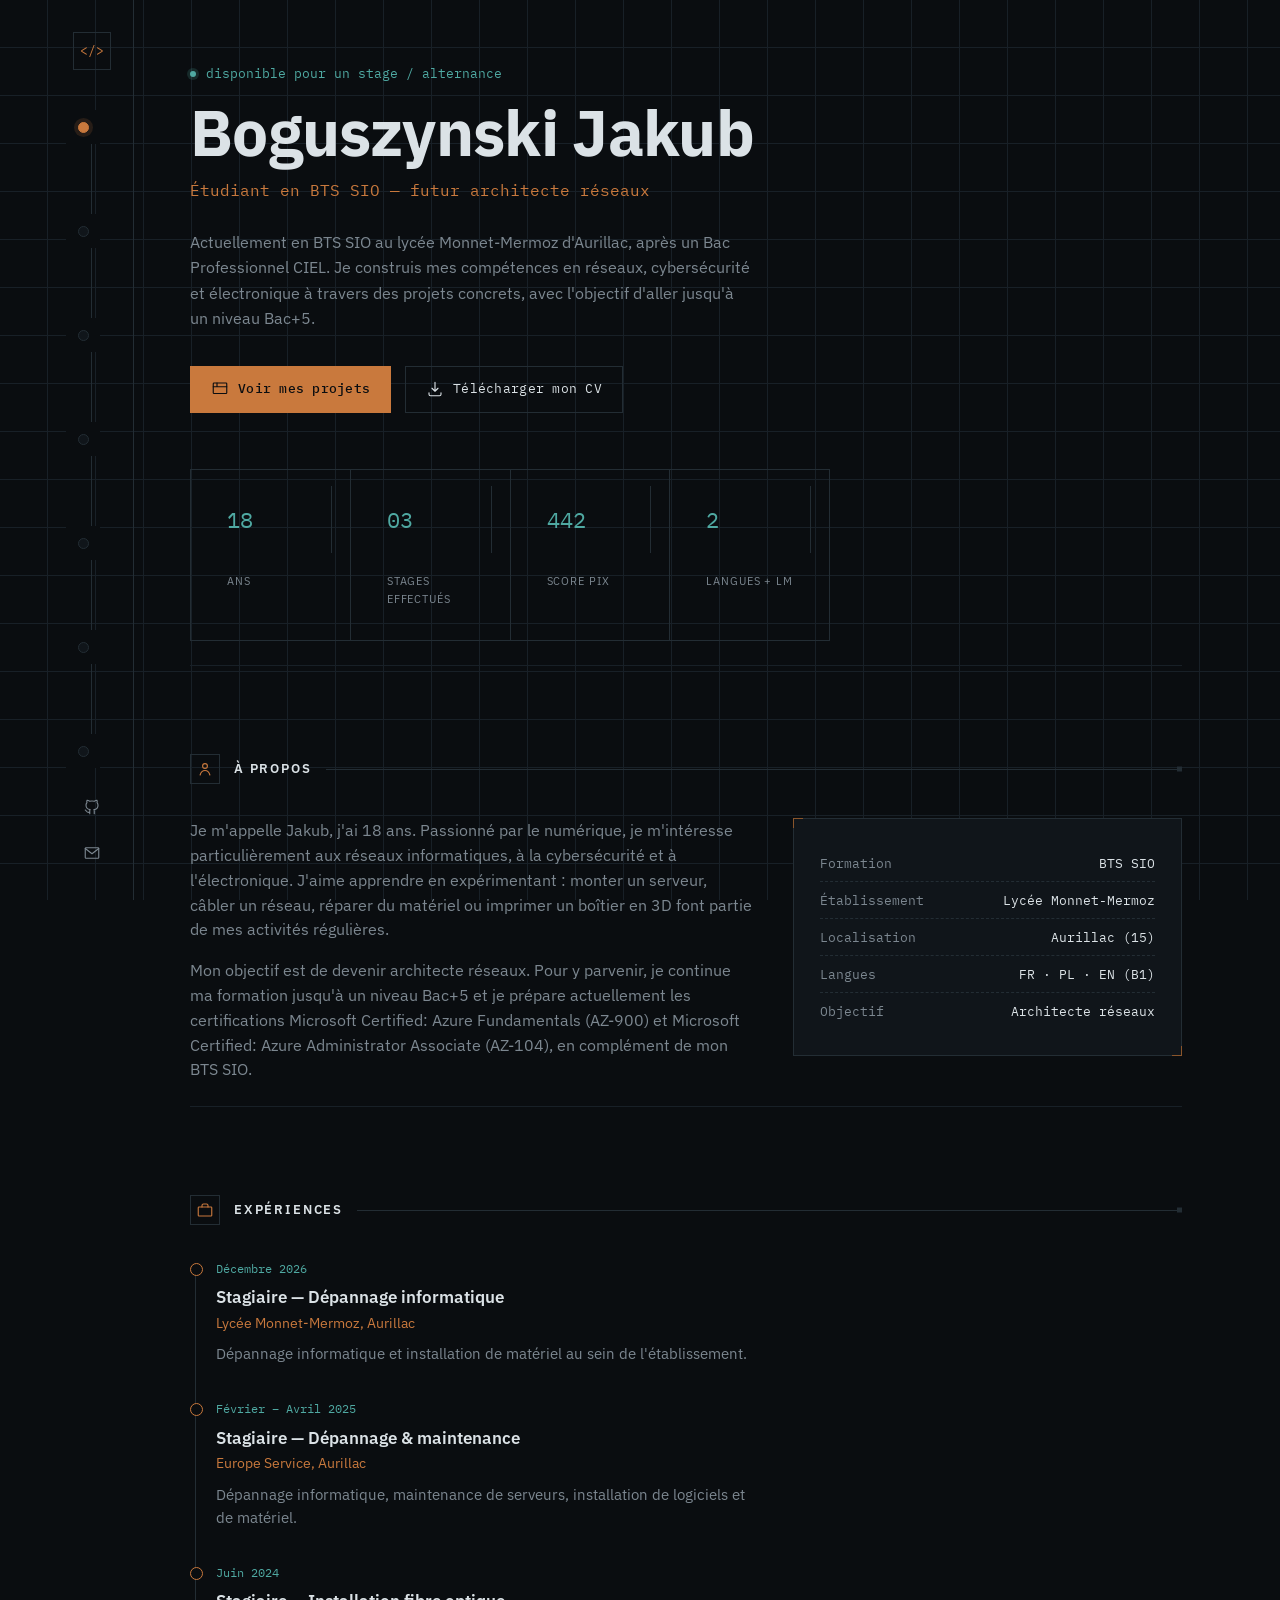
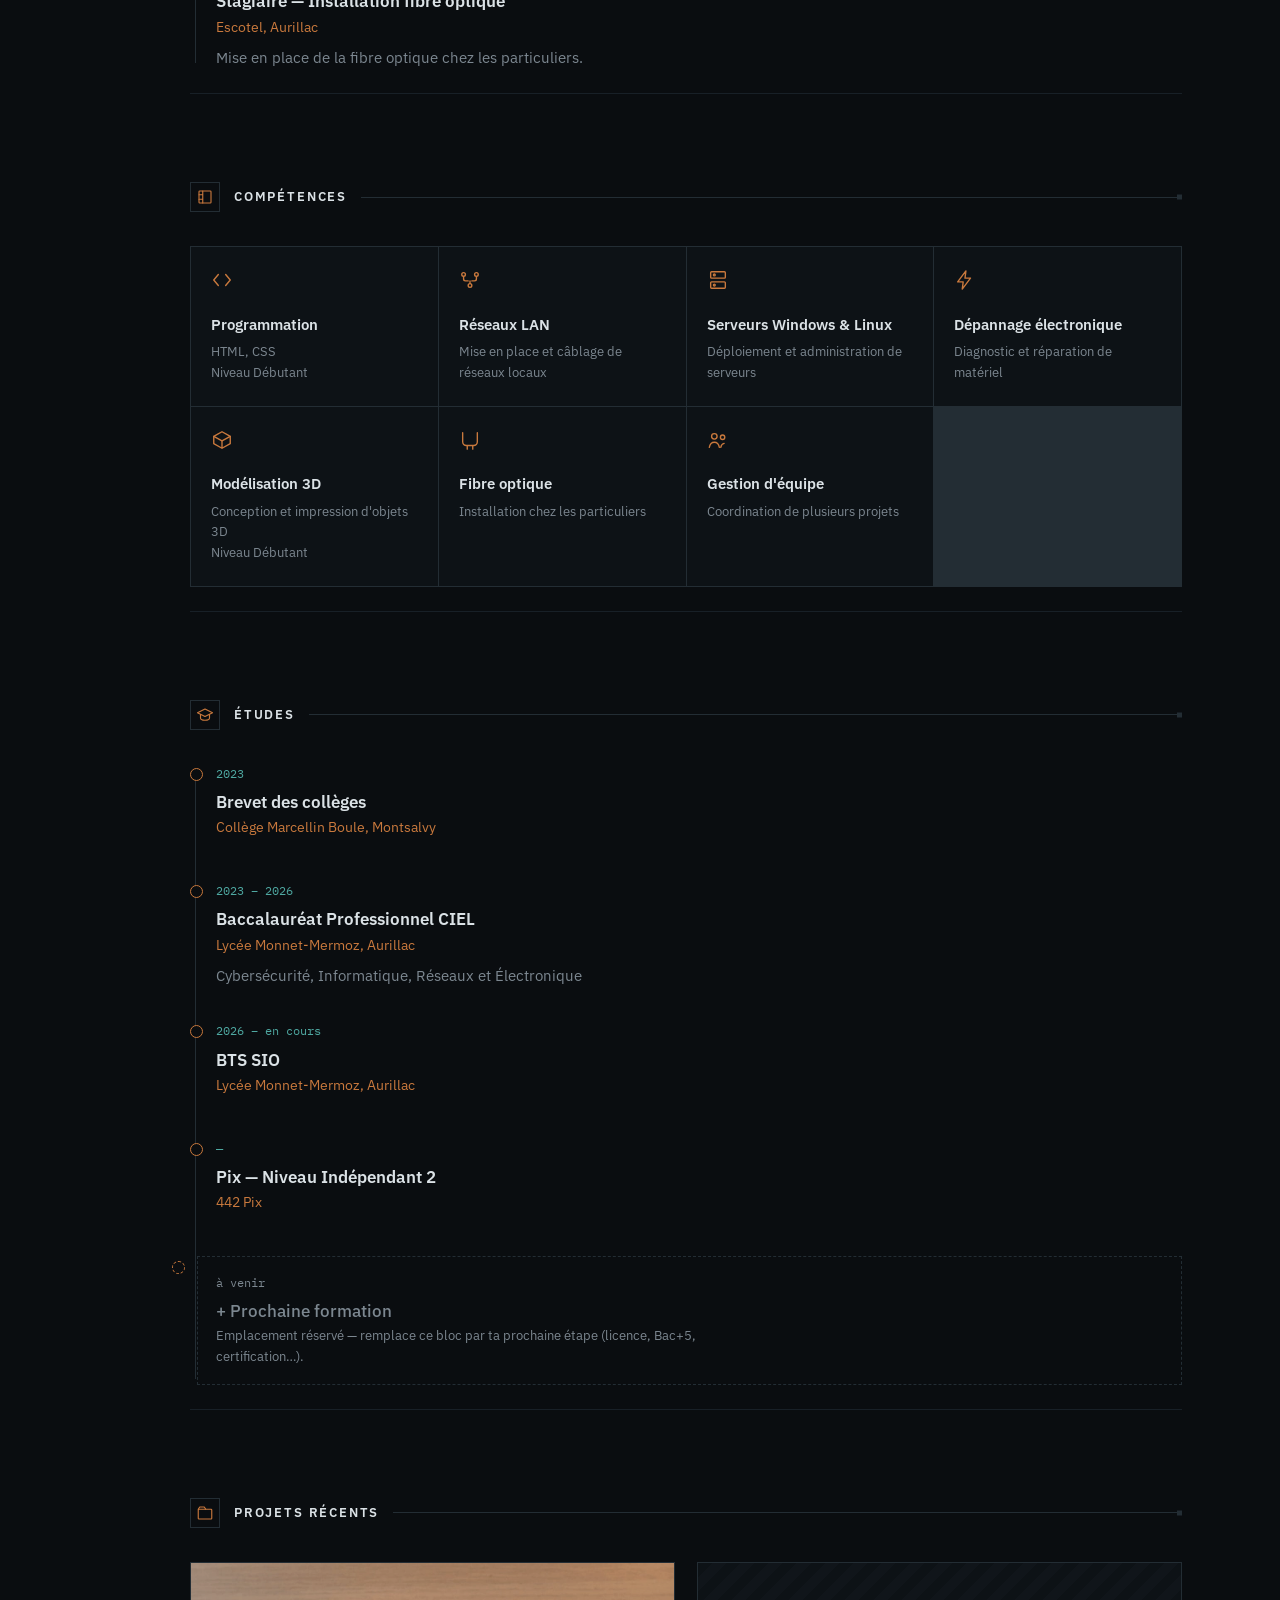
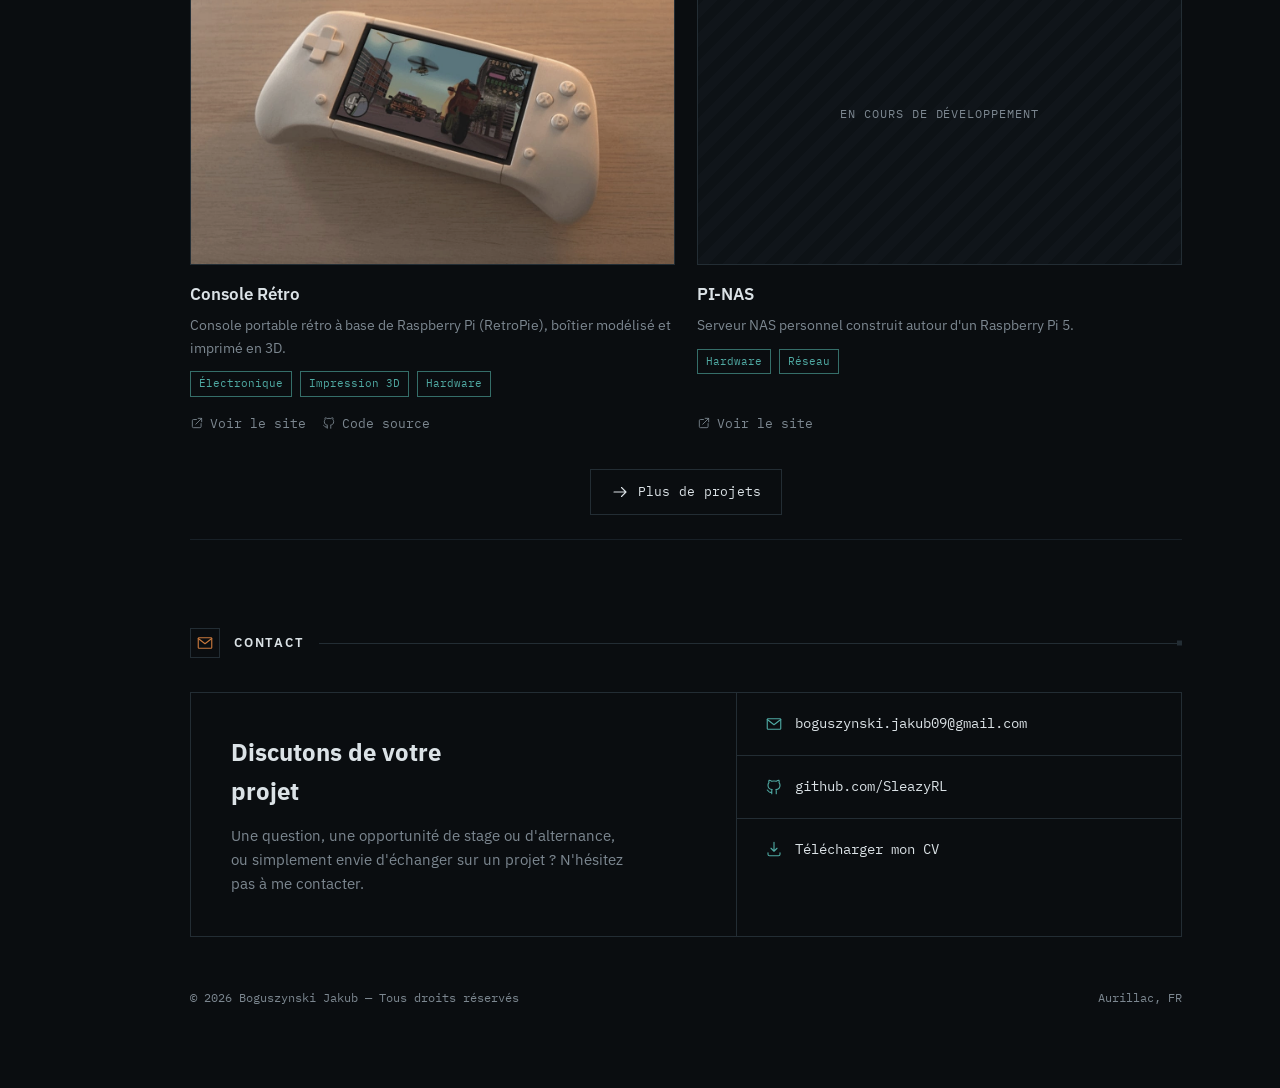
<file: portfolio2.html>
<!DOCTYPE html>
<html lang="fr">

<head>
    <meta charset="UTF-8">
    <meta name="viewport" content="width=device-width, initial-scale=1.0">
    <meta name="description"
        content="Portfolio de Boguszynski Jakub, étudiant en BTS SIO — réseaux, cybersécurité, électronique.">
    <title>Boguszynski Jakub — Portfolio</title>
    <link rel="preconnect" href="https://fonts.googleapis.com">
    <link
        href="https://fonts.googleapis.com/css2?family=IBM+Plex+Mono:wght@400;500;600&family=IBM+Plex+Sans:wght@400;500;600;700&display=swap"
        rel="stylesheet">
    <style>
        :root {
            --bg: #0a0d10;
            --panel: #10151a;
            --panel-2: #0d1216;
            --line: #232d34;
            --line-soft: #182027;
            --text: #dbe2e6;
            --text-muted: #7c8790;
            --copper: #c9793d;
            --copper-dim: #8a552b;
            --teal: #4fa9a2;
            --teal-dim: #356e69;
            --radius: 2px;
            --sans: 'IBM Plex Sans', -apple-system, sans-serif;
            --mono: 'IBM Plex Mono', 'SFMono-Regular', monospace;
        }

        * {
            margin: 0;
            padding: 0;
            box-sizing: border-box;
        }

        html {
            scroll-behavior: smooth;
        }

        body {
            background: var(--bg);
            color: var(--text);
            font-family: var(--sans);
            line-height: 1.6;
            -webkit-font-smoothing: antialiased;
            background-image:
                linear-gradient(var(--line-soft) 1px, transparent 1px),
                linear-gradient(90deg, var(--line-soft) 1px, transparent 1px);
            background-size: 48px 48px;
            background-position: -1px -1px;
            background-attachment: fixed;
        }

        a {
            color: inherit;
            text-decoration: none;
        }

        ::selection {
            background: var(--copper);
            color: #0a0d10;
        }

        :focus-visible {
            outline: 1.5px solid var(--teal);
            outline-offset: 3px;
        }

        .icon {
            width: 18px;
            height: 18px;
            stroke: currentColor;
            stroke-width: 1.5;
            fill: none;
            stroke-linecap: round;
            stroke-linejoin: round;
            flex-shrink: 0;
        }

        /* ---------- layout shell ---------- */
        .shell {
            display: grid;
            grid-template-columns: 84px 1fr;
            max-width: 1180px;
            margin: 0 auto;
            min-height: 100vh;
        }

        /* ---------- sidebar nav ---------- */
        .sidenav {
            position: sticky;
            top: 0;
            height: 100vh;
            display: flex;
            flex-direction: column;
            align-items: center;
            padding: 32px 0;
            border-right: 1px solid var(--line);
        }

        .sidenav .logo {
            width: 38px;
            height: 38px;
            display: flex;
            align-items: center;
            justify-content: center;
            border: 1px solid var(--line);
            color: var(--copper);
            font-family: var(--mono);
            font-size: 13px;
            margin-bottom: 40px;
            transition: border-color .2s;
        }

        .sidenav .logo:hover {
            border-color: var(--copper);
        }

        .trace {
            position: relative;
            flex: 1;
            width: 1px;
            background: var(--line);
            display: flex;
            flex-direction: column;
            justify-content: space-between;
            align-items: center;
        }

        .trace .signal {
            position: absolute;
            top: 0;
            left: 0;
            width: 1px;
            height: 26px;
            background: linear-gradient(var(--teal), transparent);
            animation: pulse-down 2.6s ease-in-out 1;
        }

        @keyframes pulse-down {
            0% {
                transform: translateY(0);
                opacity: 0;
            }

            10% {
                opacity: 1;
            }

            100% {
                transform: translateY(560px);
                opacity: 0;
            }
        }

        .navnode {
            position: relative;
            width: 34px;
            height: 34px;
            margin-left: -17px;
            display: flex;
            align-items: center;
            justify-content: center;
            background: var(--bg);
        }

        .navnode a {
            width: 11px;
            height: 11px;
            border-radius: 50%;
            border: 1.5px solid var(--line);
            background: var(--panel);
            display: block;
            transition: border-color .2s, background .2s, box-shadow .2s;
        }

        .navnode a:hover {
            border-color: var(--teal);
        }

        .navnode.active a {
            border-color: var(--copper);
            background: var(--copper);
            box-shadow: 0 0 0 4px rgba(201, 121, 61, .15);
        }

        .navnode .tip {
            position: absolute;
            left: 26px;
            top: 50%;
            transform: translateY(-50%);
            font-family: var(--mono);
            font-size: 11px;
            letter-spacing: .03em;
            color: var(--text-muted);
            white-space: nowrap;
            opacity: 0;
            pointer-events: none;
            transition: opacity .15s, transform .15s;
        }

        .navnode:hover .tip {
            opacity: 1;
            transform: translateY(-50%) translateX(4px);
        }

        .sidenav .foot-icons {
            display: flex;
            flex-direction: column;
            gap: 16px;
            margin-top: 24px;
            color: var(--text-muted);
        }

        .sidenav .foot-icons a {
            width: 30px;
            height: 30px;
            display: flex;
            align-items: center;
            justify-content: center;
            border: 1px solid transparent;
            transition: color .2s, border-color .2s;
        }

        .sidenav .foot-icons a:hover {
            color: var(--teal);
            border-color: var(--line);
        }

        /* ---------- mobile topbar ---------- */
        .topbar {
            display: none;
        }

        /* ---------- main content ---------- */
        main {
            padding: 0 48px 40px 56px;
        }

        section {
            padding: 88px 0 24px;
            border-bottom: 1px solid var(--line-soft);
        }

        section:last-of-type {
            border-bottom: none;
        }

        .sec-head {
            display: flex;
            align-items: center;
            gap: 14px;
            margin-bottom: 34px;
        }

        .sec-head .badge {
            width: 30px;
            height: 30px;
            border: 1px solid var(--line);
            display: flex;
            align-items: center;
            justify-content: center;
            color: var(--copper);
            flex-shrink: 0;
        }

        .sec-head h2 {
            font-size: 13px;
            letter-spacing: .14em;
            text-transform: uppercase;
            font-weight: 600;
            color: var(--text);
            white-space: nowrap;
        }

        .sec-head .rule {
            flex: 1;
            height: 1px;
            background: var(--line);
            position: relative;
        }

        .sec-head .rule::after {
            content: '';
            position: absolute;
            right: 0;
            top: 50%;
            width: 5px;
            height: 5px;
            background: var(--line);
            transform: translateY(-50%);
        }

        /* ---------- hero ---------- */
        .hero {
            padding-top: 64px;
            border-bottom: 1px solid var(--line-soft);
        }

        .hero .eyebrow {
            font-family: var(--mono);
            font-size: 13px;
            color: var(--teal);
            margin-bottom: 14px;
            display: flex;
            align-items: center;
            gap: 10px;
        }

        .hero .eyebrow .dot {
            width: 6px;
            height: 6px;
            background: var(--teal);
            border-radius: 50%;
            box-shadow: 0 0 0 3px rgba(79, 169, 162, .18);
        }

        .hero h1 {
            font-size: clamp(38px, 6vw, 64px);
            font-weight: 700;
            letter-spacing: -.01em;
            line-height: 1.05;
            margin-bottom: 12px;
        }

        .hero .role {
            font-family: var(--mono);
            font-size: 16px;
            color: var(--copper);
            margin-bottom: 26px;
        }

        .hero p {
            max-width: 56ch;
            color: var(--text-muted);
            font-size: 16px;
            margin-bottom: 34px;
        }

        .hero .ctas {
            display: flex;
            gap: 14px;
            flex-wrap: wrap;
            margin-bottom: 56px;
        }

        .btn {
            display: inline-flex;
            align-items: center;
            gap: 9px;
            padding: 12px 20px;
            font-family: var(--mono);
            font-size: 13px;
            letter-spacing: .02em;
            border: 1px solid var(--line);
            transition: border-color .2s, color .2s, background .2s;
        }

        .btn.primary {
            background: var(--copper);
            border-color: var(--copper);
            color: #0a0d10;
            font-weight: 500;
        }

        .btn.primary:hover {
            background: #dc8a4c;
        }

        .btn.ghost {
            color: var(--text);
        }

        .btn.ghost:hover {
            border-color: var(--teal);
            color: var(--teal);
        }

        .hero .readout {
            display: flex;
            gap: 0;
            border: 1px solid var(--line);
            max-width: 640px;
        }

        .hero .readout div {
            flex: 1;
            padding: 16px 18px;
            border-right: 1px solid var(--line);
        }

        .hero .readout div:last-child {
            border-right: none;
        }

        .hero .readout .n {
            font-family: var(--mono);
            font-size: 22px;
            color: var(--teal);
        }

        .hero .readout .l {
            font-size: 11px;
            color: var(--text-muted);
            text-transform: uppercase;
            letter-spacing: .08em;
            margin-top: 4px;
        }

        /* ---------- panel (generic bracketed box) ---------- */
        .panel {
            position: relative;
            border: 1px solid var(--line);
            background: var(--panel);
            padding: 26px;
        }

        .panel::before,
        .panel::after {
            content: '';
            position: absolute;
            width: 9px;
            height: 9px;
            border-color: var(--copper-dim);
            border-style: solid;
        }

        .panel::before {
            top: -1px;
            left: -1px;
            border-width: 1px 0 0 1px;
        }

        .panel::after {
            bottom: -1px;
            right: -1px;
            border-width: 0 1px 1px 0;
        }

        /* ---------- about ---------- */
        .about-grid {
            display: grid;
            grid-template-columns: 1.3fr .9fr;
            gap: 40px;
        }

        .about-grid p {
            color: var(--text-muted);
            margin-bottom: 16px;
            font-size: 15.5px;
        }

        .about-grid p:last-child {
            margin-bottom: 0;
        }

        .about-side .panel {
            font-family: var(--mono);
            font-size: 12.5px;
        }

        .about-side .row {
            display: flex;
            justify-content: space-between;
            padding: 8px 0;
            border-bottom: 1px dashed var(--line);
            color: var(--text-muted);
        }

        .about-side .row:last-child {
            border-bottom: none;
        }

        .about-side .row span:last-child {
            color: var(--text);
        }

        /* ---------- timeline (used for expériences + études) ---------- */
        .timeline {
            position: relative;
            padding-left: 26px;
        }

        .timeline::before {
            content: '';
            position: absolute;
            left: 5px;
            top: 6px;
            bottom: 6px;
            width: 1px;
            background: var(--line);
        }

        .titem {
            position: relative;
            padding-bottom: 34px;
        }

        .titem:last-child {
            padding-bottom: 0;
        }

        .titem::before {
            content: '';
            position: absolute;
            left: -26px;
            top: 4px;
            width: 11px;
            height: 11px;
            border: 1.5px solid var(--copper);
            background: var(--bg);
            border-radius: 50%;
        }

        .titem .date {
            font-family: var(--mono);
            font-size: 12px;
            color: var(--teal);
            margin-bottom: 6px;
            display: block;
        }

        .titem h3 {
            font-size: 16.5px;
            font-weight: 600;
            margin-bottom: 2px;
        }

        .titem .org {
            font-size: 13.5px;
            color: var(--copper);
            margin-bottom: 8px;
            display: block;
        }

        .titem p {
            color: var(--text-muted);
            font-size: 14.5px;
            max-width: 60ch;
        }

        .titem.editable {
            border: 1px dashed var(--line);
            padding: 16px 18px;
            margin-left: -19px;
        }

        .titem.editable::before {
            border-style: dashed;
            background: transparent;
        }

        .titem.editable .date {
            color: var(--text-muted);
        }

        .titem.editable h3 {
            color: var(--text-muted);
            font-weight: 500;
        }

        .titem.editable p {
            font-size: 13px;
        }

        /* ---------- skills grid ---------- */
        .skills-grid {
            display: grid;
            grid-template-columns: repeat(auto-fill, minmax(210px, 1fr));
            gap: 1px;
            background: var(--line);
            border: 1px solid var(--line);
        }

        .skill {
            background: var(--panel-2);
            padding: 22px 20px;
            transition: background .2s;
        }

        .skill:hover {
            background: var(--panel);
        }

        .skill .icon {
            color: var(--copper);
            width: 22px;
            height: 22px;
            margin-bottom: 14px;
        }

        .skill h3 {
            font-size: 14.5px;
            font-weight: 600;
            margin-bottom: 6px;
        }

        .skill p {
            font-size: 13px;
            color: var(--text-muted);
        }

        /* ---------- projects ---------- */
        .projects {
            display: grid;
            grid-template-columns: 1fr 1fr;
            gap: 22px;
        }

        .project {
            display: flex;
            flex-direction: column;
        }

        .project .thumb {
            aspect-ratio: 16/10;
            border: 1px solid var(--line);
            background: var(--panel-2);
            overflow: hidden;
            margin-bottom: 16px;
            position: relative;
        }

        .project .thumb img {
            width: 100%;
            height: 100%;
            object-fit: cover;
            display: block;
            filter: grayscale(35%) contrast(1.05);
            transition: filter .25s;
        }

        .project:hover .thumb img {
            filter: grayscale(0%) contrast(1.05);
        }

        .project .thumb .wip {
            position: absolute;
            inset: 0;
            display: flex;
            align-items: center;
            justify-content: center;
            font-family: var(--mono);
            font-size: 12px;
            letter-spacing: .08em;
            color: var(--text-muted);
            background: repeating-linear-gradient(135deg, var(--panel-2), var(--panel-2) 10px, var(--panel) 10px, var(--panel) 20px);
        }

        .project h3 {
            font-size: 17px;
            font-weight: 600;
            margin-bottom: 6px;
        }

        .project p.desc {
            color: var(--text-muted);
            font-size: 14px;
            margin-bottom: 12px;
        }

        .tags {
            display: flex;
            flex-wrap: wrap;
            gap: 8px;
            margin-bottom: 16px;
        }

        .tag {
            font-family: var(--mono);
            font-size: 11px;
            color: var(--teal);
            border: 1px solid var(--teal-dim);
            padding: 3px 8px;
        }

        .project .links {
            display: flex;
            gap: 16px;
            margin-top: auto;
        }

        .project .links a {
            display: flex;
            align-items: center;
            gap: 6px;
            font-family: var(--mono);
            font-size: 12.5px;
            color: var(--text-muted);
            transition: color .2s;
        }

        .project .links a:hover {
            color: var(--copper);
        }

        .project .links a .icon {
            width: 14px;
            height: 14px;
        }

        .more-projects {
            text-align: center;
            margin-top: 36px;
        }

        /* ---------- contact ---------- */
        .contact-panel {
            display: grid;
            grid-template-columns: 1.1fr .9fr;
            gap: 0;
            border: 1px solid var(--line);
        }

        .contact-panel .left {
            padding: 40px;
        }

        .contact-panel .left h3 {
            font-size: 24px;
            font-weight: 700;
            margin-bottom: 14px;
            max-width: 16ch;
        }

        .contact-panel .left p {
            color: var(--text-muted);
            font-size: 15px;
            max-width: 44ch;
        }

        .contact-panel .right {
            border-left: 1px solid var(--line);
            display: flex;
            flex-direction: column;
        }

        .contact-panel .right a {
            display: flex;
            align-items: center;
            gap: 12px;
            padding: 20px 28px;
            font-family: var(--mono);
            font-size: 13.5px;
            border-bottom: 1px solid var(--line);
            transition: background .2s, color .2s;
        }

        .contact-panel .right a:last-child {
            border-bottom: none;
        }

        .contact-panel .right a:hover {
            background: var(--panel-2);
            color: var(--copper);
        }

        .contact-panel .right a .icon {
            color: var(--teal);
        }

        footer {
            padding: 28px 0 40px;
            font-family: var(--mono);
            font-size: 11.5px;
            color: var(--text-muted);
            display: flex;
            justify-content: space-between;
        }

        /* ---------- responsive ---------- */
        @media (max-width:880px) {
            .shell {
                grid-template-columns: 1fr;
            }

            .sidenav {
                display: none;
            }

            .topbar {
                display: flex;
                position: sticky;
                top: 0;
                z-index: 20;
                background: rgba(10, 13, 16, .92);
                backdrop-filter: blur(6px);
                border-bottom: 1px solid var(--line);
                padding: 14px 20px;
                align-items: center;
                justify-content: space-between;
            }

            .topbar .logo {
                font-family: var(--mono);
                color: var(--copper);
                font-size: 13px;
                border: 1px solid var(--line);
                width: 32px;
                height: 32px;
                display: flex;
                align-items: center;
                justify-content: center;
            }

            .topbar nav {
                display: flex;
                gap: 16px;
                overflow-x: auto;
            }

            .topbar nav a {
                font-family: var(--mono);
                font-size: 11px;
                color: var(--text-muted);
                white-space: nowrap;
            }

            main {
                padding: 0 20px 20px;
            }

            .about-grid {
                grid-template-columns: 1fr;
            }

            .projects {
                grid-template-columns: 1fr;
            }

            .contact-panel {
                grid-template-columns: 1fr;
            }

            .contact-panel .right {
                border-left: none;
                border-top: 1px solid var(--line);
            }

            .hero .readout {
                flex-wrap: wrap;
            }

            .hero .readout div {
                flex: 1 1 50%;
                border-bottom: 1px solid var(--line);
            }
        }

        @media (prefers-reduced-motion: reduce) {
            html {
                scroll-behavior: auto;
            }

            .trace .signal {
                animation: none;
                display: none;
            }
        }
    </style>
</head>

<body>

    <div class="topbar">
        <a href="#hero" class="logo">&lt;/&gt;</a>
        <nav>
            <a href="#about">à propos</a>
            <a href="#experience">expériences</a>
            <a href="#skills">compétences</a>
            <a href="#studies">études</a>
            <a href="#projects">projets</a>
            <a href="#contact">contact</a>
        </nav>
    </div>

    <div class="shell">
        <aside class="sidenav">
            <a href="#hero" class="logo">&lt;/&gt;</a>
            <div class="trace" id="trace">
                <span class="signal"></span>
                <div class="navnode" data-target="hero"><a href="#hero" aria-label="Accueil"></a><span
                        class="tip">accueil</span></div>
                <div class="navnode" data-target="about"><a href="#about" aria-label="À propos"></a><span class="tip">à
                        propos</span></div>
                <div class="navnode" data-target="experience"><a href="#experience" aria-label="Expériences"></a><span
                        class="tip">expériences</span></div>
                <div class="navnode" data-target="skills"><a href="#skills" aria-label="Compétences"></a><span
                        class="tip">compétences</span></div>
                <div class="navnode" data-target="studies"><a href="#studies" aria-label="Études"></a><span
                        class="tip">études</span></div>
                <div class="navnode" data-target="projects"><a href="#projects" aria-label="Projets"></a><span
                        class="tip">projets</span></div>
                <div class="navnode" data-target="contact"><a href="#contact" aria-label="Contact"></a><span
                        class="tip">contact</span></div>
            </div>
            <div class="foot-icons">
                <a href="https://github.com/SleazyRL" target="_blank" rel="noopener" aria-label="GitHub">
                    <svg class="icon" viewBox="0 0 24 24">
                        <path
                            d="M9 19c-4.3 1.4-4.3-2.5-6-3m12 5v-3.5c0-1 .1-1.4-.5-2 2.8-.3 5.5-1.4 5.5-6a4.6 4.6 0 0 0-1.3-3.2 4.2 4.2 0 0 0-.1-3.2s-1.1-.3-3.5 1.3a12.3 12.3 0 0 0-6.2 0C6.5 2.8 5.4 3.1 5.4 3.1a4.2 4.2 0 0 0-.1 3.2A4.6 4.6 0 0 0 4 9.5c0 4.6 2.7 5.7 5.5 6-.6.6-.6 1.1-.5 2V21" />
                    </svg>
                </a>
                <a href="mailto:boguszynski.jakub09@gmail.com" aria-label="Email">
                    <svg class="icon" viewBox="0 0 24 24">
                        <rect x="3" y="5" width="18" height="14" rx="1" />
                        <path d="m3 6 9 7 9-7" />
                    </svg>
                </a>
            </div>
        </aside>

        <main>

            <section class="hero" id="hero">
                <div class="eyebrow"><span class="dot"></span>disponible pour un stage / alternance</div>
                <h1>Boguszynski Jakub</h1>
                <div class="role">Étudiant en BTS SIO — futur architecte réseaux</div>
                <p>Actuellement en BTS SIO au lycée Monnet-Mermoz d'Aurillac, après un Bac Professionnel CIEL. Je
                    construis mes compétences en réseaux, cybersécurité et électronique à travers des projets concrets,
                    avec l'objectif d'aller jusqu'à un niveau Bac+5.</p>
                <div class="ctas">
                    <a class="btn primary" href="#projects">
                        <svg class="icon" viewBox="0 0 24 24" width="16" height="16">
                            <rect x="3" y="4" width="18" height="14" rx="1" />
                            <path d="M3 9h18M8 4v5" />
                        </svg>
                        Voir mes projets
                    </a>
                    <a class="btn ghost" href="documents/CV_Boguszynski_Jakub.pdf" download>
                        <svg class="icon" viewBox="0 0 24 24" width="16" height="16">
                            <path d="M12 3v12m0 0 4-4m-4 4-4-4" />
                            <path d="M4 17v2a2 2 0 0 0 2 2h12a2 2 0 0 0 2-2v-2" />
                        </svg>
                        Télécharger mon CV
                    </a>
                </div>
                <div class="readout">
                    <div>
                        <div class="n">18</div>
                        <div class="l">ans</div>
                    </div>
                    <div>
                        <div class="n">03</div>
                        <div class="l">stages effectués</div>
                    </div>
                    <div>
                        <div class="n">442</div>
                        <div class="l">score Pix</div>
                    </div>
                    <div>
                        <div class="n">2</div>
                        <div class="l">langues + LM</div>
                    </div>
                </div>
            </section>

            <section id="about">
                <div class="sec-head">
                    <div class="badge">
                        <svg class="icon" viewBox="0 0 24 24">
                            <circle cx="12" cy="8" r="3.2" />
                            <path d="M5.5 20c1-3.8 4-6 6.5-6s5.5 2.2 6.5 6" />
                        </svg>
                    </div>
                    <h2>À propos</h2>
                    <div class="rule"></div>
                </div>
                <div class="about-grid">
                    <div>
                        <p>Je m'appelle Jakub, j'ai 18 ans. Passionné par le numérique, je m'intéresse particulièrement
                            aux réseaux informatiques, à la cybersécurité et à l'électronique. J'aime apprendre en
                            expérimentant : monter un serveur, câbler un réseau, réparer du matériel ou imprimer un
                            boîtier en 3D font partie de mes activités régulières.</p>
                        <p>Mon objectif est de devenir architecte réseaux. Pour y parvenir, je continue ma formation
                            jusqu'à un niveau Bac+5 et je prépare actuellement les certifications Microsoft Certified:
                            Azure Fundamentals (AZ-900) et Microsoft Certified: Azure Administrator Associate (AZ-104),
                            en complément de mon BTS SIO.</p>
                    </div>
                    <div class="about-side">
                        <div class="panel">
                            <div class="row"><span>Formation</span><span>BTS SIO</span></div>
                            <div class="row"><span>Établissement</span><span>Lycée Monnet-Mermoz</span></div>
                            <div class="row"><span>Localisation</span><span>Aurillac (15)</span></div>
                            <div class="row"><span>Langues</span><span>FR · PL · EN (B1)</span></div>
                            <div class="row"><span>Objectif</span><span>Architecte réseaux</span></div>
                        </div>
                    </div>
                </div>
            </section>

            <section id="experience">
                <div class="sec-head">
                    <div class="badge">
                        <svg class="icon" viewBox="0 0 24 24">
                            <rect x="3" y="8" width="18" height="12" rx="1" />
                            <path d="M8 8V6a2 2 0 0 1 2-2h4a2 2 0 0 1 2 2v2" />
                        </svg>
                    </div>
                    <h2>Expériences</h2>
                    <div class="rule"></div>
                </div>
                <div class="timeline">
                    <div class="titem">
                        <span class="date">Décembre 2026</span>
                        <h3>Stagiaire — Dépannage informatique</h3>
                        <span class="org">Lycée Monnet-Mermoz, Aurillac</span>
                        <p>Dépannage informatique et installation de matériel au sein de l'établissement.</p>
                    </div>
                    <div class="titem">
                        <span class="date">Février – Avril 2025</span>
                        <h3>Stagiaire — Dépannage & maintenance</h3>
                        <span class="org">Europe Service, Aurillac</span>
                        <p>Dépannage informatique, maintenance de serveurs, installation de logiciels et de matériel.
                        </p>
                    </div>
                    <div class="titem">
                        <span class="date">Juin 2024</span>
                        <h3>Stagiaire — Installation fibre optique</h3>
                        <span class="org">Escotel, Aurillac</span>
                        <p>Mise en place de la fibre optique chez les particuliers.</p>
                    </div>
                </div>
            </section>

            <section id="skills">
                <div class="sec-head">
                    <div class="badge">
                        <svg class="icon" viewBox="0 0 24 24">
                            <rect x="4" y="4" width="16" height="16" rx="1" />
                            <path d="M9 4v16M4 9h5M4 15h5" />
                        </svg>
                    </div>
                    <h2>Compétences</h2>
                    <div class="rule"></div>
                </div>
                <div class="skills-grid">
                    <div class="skill">
                        <svg class="icon" viewBox="0 0 24 24">
                            <polyline points="8 6 3 12 8 18" />
                            <polyline points="16 6 21 12 16 18" />
                        </svg>
                        <h3>Programmation</h3>
                        <p>HTML, CSS</p>
                        <p>Niveau Débutant</p>
                    </div>
                    <div class="skill">
                        <svg class="icon" viewBox="0 0 24 24">
                            <circle cx="5" cy="6" r="2" />
                            <circle cx="19" cy="6" r="2" />
                            <circle cx="12" cy="18" r="2" />
                            <path d="M5 8v3a2 2 0 0 0 2 2h3m4 0h3a2 2 0 0 0 2-2V8M12 13v3" />
                        </svg>
                        <h3>Réseaux LAN</h3>
                        <p>Mise en place et câblage de réseaux locaux</p>
                    </div>
                    <div class="skill">
                        <svg class="icon" viewBox="0 0 24 24">
                            <rect x="4" y="3" width="16" height="7" rx="1" />
                            <rect x="4" y="14" width="16" height="7" rx="1" />
                            <circle cx="8" cy="6.5" r="1" />
                            <circle cx="8" cy="17.5" r="1" />
                        </svg>
                        <h3>Serveurs Windows & Linux</h3>
                        <p>Déploiement et administration de serveurs</p>
                    </div>
                    <div class="skill">
                        <svg class="icon" viewBox="0 0 24 24">
                            <path d="M13 2 4 14h6l-1 8 9-12h-6l1-8Z" />
                        </svg>
                        <h3>Dépannage électronique</h3>
                        <p>Diagnostic et réparation de matériel</p>
                    </div>
                    <div class="skill">
                        <svg class="icon" viewBox="0 0 24 24">
                            <path d="M21 8 12 3 3 8l9 5 9-5Z" />
                            <path d="M3 8v8l9 5 9-5V8M12 13v8" />
                        </svg>
                        <h3>Modélisation 3D</h3>
                        <p>Conception et impression d'objets 3D</p>
                        <p>Niveau Débutant</p>
                    </div>
                    <div class="skill">
                        <svg class="icon" viewBox="0 0 24 24">
                            <path d="M4 4v10a4 4 0 0 0 4 4h1m11-14v10a4 4 0 0 1-4 4h-1m-6 0v4m6-4v4M9 18h6" />
                        </svg>
                        <h3>Fibre optique</h3>
                        <p>Installation chez les particuliers</p>
                    </div>
                    <div class="skill">
                        <svg class="icon" viewBox="0 0 24 24">
                            <circle cx="8" cy="8" r="3" />
                            <circle cx="17" cy="9" r="2.4" />
                            <path d="M2.5 20c.7-3.4 3-5.5 5.5-5.5s4.8 2.1 5.5 5.5M15 20c.5-2.5 1.9-4 3.7-4.3" />
                        </svg>
                        <h3>Gestion d'équipe</h3>
                        <p>Coordination de plusieurs projets</p>
                    </div>
                </div>
            </section>

            <section id="studies">
                <div class="sec-head">
                    <div class="badge">
                        <svg class="icon" viewBox="0 0 24 24">
                            <path d="M2 9 12 4l10 5-10 5-10-5Z" />
                            <path d="M6 11.5V16c0 1.5 2.7 3 6 3s6-1.5 6-3v-4.5" />
                        </svg>
                    </div>
                    <h2>Études</h2>
                    <div class="rule"></div>
                </div>
                <div class="timeline">
                    <div class="titem">
                        <span class="date">2023</span>
                        <h3>Brevet des collèges</h3>
                        <span class="org">Collège Marcellin Boule, Montsalvy</span>
                    </div>
                    <div class="titem">
                        <span class="date">2023 – 2026</span>
                        <h3>Baccalauréat Professionnel CIEL</h3>
                        <span class="org">Lycée Monnet-Mermoz, Aurillac</span>
                        <p>Cybersécurité, Informatique, Réseaux et Électronique</p>
                    </div>
                    <div class="titem">
                        <span class="date">2026 – en cours</span>
                        <h3>BTS SIO</h3>
                        <span class="org">Lycée Monnet-Mermoz, Aurillac</span>
                    </div>
                    <div class="titem">
                        <span class="date">—</span>
                        <h3>Pix — Niveau Indépendant 2</h3>
                        <span class="org">442 Pix</span>
                    </div>

                    <div class="titem editable">
                        <span class="date">à venir</span>
                        <h3>+ Prochaine formation</h3>
                        <p>Emplacement réservé — remplace ce bloc par ta prochaine étape (licence, Bac+5,
                            certification…).</p>
                    </div>
                </div>
            </section>

            <section id="projects">
                <div class="sec-head">
                    <div class="badge">
                        <svg class="icon" viewBox="0 0 24 24">
                            <rect x="3" y="7" width="18" height="13" rx="1" />
                            <path d="M3 7l2-3h6l2 3" />
                        </svg>
                    </div>
                    <h2>Projets récents</h2>
                    <div class="rule"></div>
                </div>
                <div class="projects">
                    <div class="project">
                        <div class="thumb">
                            <img src="images/console-retro.png" alt="Console rétro portable imprimée en 3D">
                        </div>
                        <h3>Console Rétro</h3>
                        <p class="desc">Console portable rétro à base de Raspberry Pi (RetroPie), boîtier modélisé et
                            imprimé en 3D.</p>
                        <div class="tags"><span class="tag">Électronique</span><span class="tag">Impression
                                3D</span><span class="tag">Hardware</span></div>
                        <div class="links">
                            <a href="https://sleazyrl.github.io/Projet-BAC-2025-2026/" target="_blank" rel="noopener">
                                <svg class="icon" viewBox="0 0 24 24">
                                    <path
                                        d="M14 4h6v6M10 14 20 4M19 13v5a2 2 0 0 1-2 2H6a2 2 0 0 1-2-2V8a2 2 0 0 1 2-2h5" />
                                </svg>
                                Voir le site
                            </a>
                            <a href="https://github.com/SleazyRL/Projet-BAC-2025-2026" target="_blank" rel="noopener">
                                <svg class="icon" viewBox="0 0 24 24">
                                    <path
                                        d="M9 19c-4.3 1.4-4.3-2.5-6-3m12 5v-3.5c0-1 .1-1.4-.5-2 2.8-.3 5.5-1.4 5.5-6a4.6 4.6 0 0 0-1.3-3.2 4.2 4.2 0 0 0-.1-3.2s-1.1-.3-3.5 1.3a12.3 12.3 0 0 0-6.2 0C6.5 2.8 5.4 3.1 5.4 3.1a4.2 4.2 0 0 0-.1 3.2A4.6 4.6 0 0 0 4 9.5c0 4.6 2.7 5.7 5.5 6-.6.6-.6 1.1-.5 2V21" />
                                </svg>
                                Code source
                            </a>
                        </div>
                    </div>
                    <div class="project">
                        <div class="thumb">
                            <div class="wip">EN COURS DE DÉVELOPPEMENT</div>
                        </div>
                        <h3>PI-NAS</h3>
                        <p class="desc">Serveur NAS personnel construit autour d'un Raspberry Pi 5.</p>
                        <div class="tags"><span class="tag">Hardware</span><span class="tag">Réseau</span></div>
                        <div class="links">
                            <a href="projets.html" target="_blank" rel="noopener">
                                <svg class="icon" viewBox="0 0 24 24">
                                    <path
                                        d="M14 4h6v6M10 14 20 4M19 13v5a2 2 0 0 1-2 2H6a2 2 0 0 1-2-2V8a2 2 0 0 1 2-2h5" />
                                </svg>
                                Voir le site
                            </a>
                        </div>
                    </div>
                </div>
                <div class="more-projects">
                    <a class="btn ghost" href="projets.html" target="_blank" rel="noopener">
                        <svg class="icon" viewBox="0 0 24 24" width="16" height="16">
                            <path d="M4 12h16M14 6l6 6-6 6" />
                        </svg>
                        Plus de projets
                    </a>
                </div>
            </section>

            <section id="contact">
                <div class="sec-head">
                    <div class="badge">
                        <svg class="icon" viewBox="0 0 24 24">
                            <rect x="3" y="5" width="18" height="14" rx="1" />
                            <path d="m3 6 9 7 9-7" />
                        </svg>
                    </div>
                    <h2>Contact</h2>
                    <div class="rule"></div>
                </div>
                <div class="contact-panel">
                    <div class="left">
                        <h3>Discutons de votre projet</h3>
                        <p>Une question, une opportunité de stage ou d'alternance, ou simplement envie d'échanger sur un
                            projet ? N'hésitez pas à me contacter.</p>
                    </div>
                    <div class="right">
                        <a href="mailto:boguszynski.jakub09@gmail.com">
                            <svg class="icon" viewBox="0 0 24 24">
                                <rect x="3" y="5" width="18" height="14" rx="1" />
                                <path d="m3 6 9 7 9-7" />
                            </svg>
                            boguszynski.jakub09@gmail.com
                        </a>
                        <a href="https://github.com/SleazyRL" target="_blank" rel="noopener">
                            <svg class="icon" viewBox="0 0 24 24">
                                <path
                                    d="M9 19c-4.3 1.4-4.3-2.5-6-3m12 5v-3.5c0-1 .1-1.4-.5-2 2.8-.3 5.5-1.4 5.5-6a4.6 4.6 0 0 0-1.3-3.2 4.2 4.2 0 0 0-.1-3.2s-1.1-.3-3.5 1.3a12.3 12.3 0 0 0-6.2 0C6.5 2.8 5.4 3.1 5.4 3.1a4.2 4.2 0 0 0-.1 3.2A4.6 4.6 0 0 0 4 9.5c0 4.6 2.7 5.7 5.5 6-.6.6-.6 1.1-.5 2V21" />
                            </svg>
                            github.com/SleazyRL
                        </a>
                        <a href="documents/CV_Boguszynski_Jakub.pdf" download>
                            <svg class="icon" viewBox="0 0 24 24">
                                <path d="M12 3v12m0 0 4-4m-4 4-4-4" />
                                <path d="M4 17v2a2 2 0 0 0 2 2h12a2 2 0 0 0 2-2v-2" />
                            </svg>
                            Télécharger mon CV
                        </a>
                    </div>
                </div>
            </section>

            <footer>
                <span>© 2026 Boguszynski Jakub — Tous droits réservés</span>
                <span>Aurillac, FR</span>
            </footer>

        </main>
    </div>

    <script>
        // Active nav-node highlighting on scroll
        const sections = document.querySelectorAll('main section');
        const navnodes = document.querySelectorAll('.navnode');

        const setActive = (id) => {
            navnodes.forEach(n => n.classList.toggle('active', n.dataset.target === id));
        };

        const observer = new IntersectionObserver((entries) => {
            entries.forEach(entry => {
                if (entry.isIntersecting) setActive(entry.target.id);
            });
        }, { rootMargin: '-40% 0px -50% 0px', threshold: 0 });

        sections.forEach(s => observer.observe(s));
    </script>

</body>

</html>
</file>
<file: style.css>
/* =====================================================
   PORTFOLIO – Jakub Boguszynski
   Thème « liquid glass » : panneaux de verre dépoli translucides
   posés sur un fond coloré. Menu en panneau fixe à gauche.
   ===================================================== */

/* ---------- Base ---------- */

:root {
    --fond: #0a1326;
    --texte: #f5f8ff;
    --texte-doux: rgba(223, 233, 250, 0.74);
    --bleu: #8ec9ff;
    --bouton: #3b86f0;
    --turquoise: #5eead4;
    --violet: #9b8cff;
    --trait: rgba(255, 255, 255, 0.16);

    --menu-largeur: 230px;
    --marge: 16px;

    /* Recette du verre */
    --verre: linear-gradient(145deg, rgba(255, 255, 255, 0.16), rgba(255, 255, 255, 0.05));
    --reflet: inset 0 1px 1px rgba(255, 255, 255, 0.55),
              inset 0 -1px 1px rgba(255, 255, 255, 0.12),
              inset 0 0 0 1px rgba(255, 255, 255, 0.07);
    --ombre: 0 12px 36px rgba(2, 6, 18, 0.4);
    --flou: blur(26px) saturate(180%);
}

html {
    color-scheme: dark;
    scroll-behavior: smooth;
    scroll-padding-top: 24px;
}

* {
    box-sizing: border-box;
}

body {
    margin: 0;
    min-height: 100vh;
    /* place laissée au menu fixe à gauche */
    padding-left: calc(var(--menu-largeur) + var(--marge) * 2);
    font-family: -apple-system, "Helvetica Neue", Helvetica, Arial, sans-serif;
    background: var(--fond);
    color: var(--texte);
    line-height: 1.6;
}

/* Fond coloré : quatre lumières que animations.js déplace vers des endroits
   au hasard (variables --x1, --y1…). Sans JavaScript, elles restent à leur place de départ. */
body::before,
.fond-lumieres {
    content: "";
    position: fixed;
    inset: 0;
    z-index: -1;
    pointer-events: none;
    background:
        radial-gradient(42% 42% at var(--x1, 20%) var(--y1, 25%), rgba(59, 134, 240, 0.6), transparent 70%),
        radial-gradient(38% 38% at var(--x2, 80%) var(--y2, 20%), rgba(155, 140, 255, 0.5), transparent 70%),
        radial-gradient(42% 42% at var(--x3, 70%) var(--y3, 80%), rgba(94, 234, 212, 0.4), transparent 70%),
        radial-gradient(34% 34% at var(--x4, 15%) var(--y4, 85%), rgba(59, 134, 240, 0.4), transparent 70%);
}

/* Quand le script prend le relais, le fond fixe de secours disparaît */
.lumieres-js body::before {
    display: none;
}

img {
    max-width: 100%;
    display: block;
}

h1, h2, h3 {
    margin: 0;
    line-height: 1.1;
    letter-spacing: -0.02em;
}

p {
    margin: 0;
}

a:focus-visible {
    outline: 2px solid var(--bleu);
    outline-offset: 3px;
    border-radius: 8px;
}

main,
.pied {
    margin-right: var(--marge);
}


/* ---------- Le verre (partagé) ---------- */

.menu,
.carte,
.chiffres,
.liste,
.modale-boite,
.badges li,
.bouton-clair,
.modale-fermer {
    background: var(--verre);
    border: 1px solid rgba(255, 255, 255, 0.18);
    box-shadow: var(--reflet), var(--ombre);
    -webkit-backdrop-filter: var(--flou);
    backdrop-filter: var(--flou);
}

/* Navigateurs sans flou d'arrière-plan : on garde un fond lisible */
@supports not ((backdrop-filter: blur(1px)) or (-webkit-backdrop-filter: blur(1px))) {
    .menu,
    .carte,
    .chiffres,
    .liste,
    .modale-boite,
    .badges li,
    .bouton-clair,
    .modale-fermer {
        background-color: rgba(30, 45, 80, 0.92);
    }
}

/* Reflet lumineux en haut à gauche, comme une lumière sur du verre */
.menu::before,
.carte::before,
.chiffres::before,
.liste::before {
    content: "";
    position: absolute;
    inset: 0;
    z-index: -1;
    border-radius: inherit;
    pointer-events: none;
    background: radial-gradient(120% 90% at 0% 0%, rgba(255, 255, 255, 0.2), transparent 55%);
}


/* ---------- Menu latéral gauche ---------- */

.menu {
    position: fixed;
    top: var(--marge);
    left: var(--marge);
    bottom: var(--marge);
    z-index: 20;
    width: var(--menu-largeur);
    display: flex;
    flex-direction: column;
    gap: 28px;
    padding: 24px 14px 16px;
    border-radius: 30px;
    overflow-y: auto;
}

.logo {
    display: flex;
    align-items: center;
    gap: 10px;
    padding: 0 8px;
    color: var(--texte);
    font-size: 1.15rem;
    font-weight: 700;
    text-decoration: none;
}

.logo::before {
    content: "";
    flex: none;
    width: 28px;
    height: 28px;
    border-radius: 10px;
    background: linear-gradient(135deg, var(--bleu), var(--violet));
    box-shadow: inset 0 1px 1px rgba(255, 255, 255, 0.7), 0 4px 14px rgba(90, 130, 255, 0.5);
}

.menu nav {
    display: flex;
    flex-direction: column;
    gap: 4px;
}

.menu nav a {
    padding: 10px 14px;
    border-radius: 16px;
    color: var(--texte-doux);
    font-size: 0.95rem;
    text-decoration: none;
    transition: background 0.2s, color 0.2s, box-shadow 0.2s;
}

.menu nav a:hover {
    background: rgba(255, 255, 255, 0.12);
    box-shadow: inset 0 1px 0 rgba(255, 255, 255, 0.3);
    color: #fff;
}

.menu-statut {
    margin-top: auto;
    display: flex;
    align-items: center;
    gap: 10px;
    padding: 12px 14px;
    border: 1px solid var(--trait);
    border-radius: 18px;
    background: rgba(255, 255, 255, 0.07);
    color: var(--texte-doux);
    font-size: 0.8rem;
    line-height: 1.35;
}

.menu-statut span {
    flex: none;
    width: 9px;
    height: 9px;
    border-radius: 50%;
    background: #4ade80;
    box-shadow: 0 0 0 0 rgba(74, 222, 128, 0.6);
    animation: pouls 2.4s ease-out infinite;
}

@keyframes pouls {
    0%   { box-shadow: 0 0 0 0 rgba(74, 222, 128, 0.6); }
    70%  { box-shadow: 0 0 0 9px rgba(74, 222, 128, 0); }
    100% { box-shadow: 0 0 0 0 rgba(74, 222, 128, 0); }
}


/* ---------- Structure commune ---------- */

.section {
    padding: 96px 24px;
    text-align: center;
}

.section > * {
    max-width: 960px;
    margin-left: auto;
    margin-right: auto;
}

/* Sections alternées : large bande de verre très légère */
.gris {
    border: 1px solid rgba(255, 255, 255, 0.1);
    border-radius: 44px;
    background: rgba(255, 255, 255, 0.045);
    box-shadow: inset 0 1px 0 rgba(255, 255, 255, 0.18);
    -webkit-backdrop-filter: blur(18px);
    backdrop-filter: blur(18px);
}

.etiquette {
    margin-bottom: 12px;
    color: var(--turquoise);
    font-size: 0.95rem;
    font-weight: 600;
}

h2 {
    font-size: clamp(2rem, 5vw, 3.2rem);
    font-weight: 700;
    margin-bottom: 20px;
}

.intro {
    max-width: 620px;
    margin: 0 auto 40px;
    color: var(--texte-doux);
    font-size: 1.15rem;
}


/* ---------- Accueil ---------- */

.hero {
    padding: 120px 24px 80px;
    text-align: center;
}

/* Texte à gauche, avatar à droite */
.hero-haut {
    display: grid;
    grid-template-columns: minmax(0, 1fr) auto;
    align-items: center;
    gap: 48px;
    max-width: 1100px;
    margin: 0 auto;
}

.hero-avatar {
    margin: 0;
    width: clamp(200px, 22vw, 300px);
    aspect-ratio: 1;
    border: 1px solid rgba(255, 255, 255, 0.35);
    border-radius: 50%;
    overflow: hidden;
    background: var(--verre);
    box-shadow: var(--reflet), 0 18px 48px rgba(30, 90, 200, 0.35);
}

.hero-avatar img {
    display: block;
    width: 100%;
    height: 100%;
    object-fit: cover;
}

.hero h1 {
    margin-bottom: 24px;
    font-size: clamp(2.4rem, 5.2vw, 4.6rem);
    font-weight: 700;
    background: linear-gradient(120deg, #fff 25%, var(--bleu) 65%, var(--turquoise));
    -webkit-background-clip: text;
    background-clip: text;
    color: transparent;
}

.boutons {
    display: flex;
    flex-wrap: wrap;
    justify-content: center;
    gap: 12px;
}

.bouton {
    display: inline-block;
    padding: 12px 24px;
    border: 1px solid rgba(255, 255, 255, 0.35);
    border-radius: 980px;
    background: linear-gradient(160deg, rgba(120, 185, 255, 0.75), rgba(43, 114, 214, 0.65));
    box-shadow: inset 0 1px 1px rgba(255, 255, 255, 0.6),
                inset 0 -2px 6px rgba(20, 60, 140, 0.35),
                0 8px 24px rgba(30, 90, 200, 0.35);
    -webkit-backdrop-filter: blur(12px);
    backdrop-filter: blur(12px);
    color: #fff;
    font-size: 1rem;
    text-decoration: none;
    transition: transform 0.2s, filter 0.2s;
}

.bouton:hover {
    transform: translateY(-2px);
    filter: brightness(1.12);
}

/* Bouton secondaire : verre clair (le style de verre vient du groupe plus haut) */
.bouton-clair {
    color: var(--texte);
}

/* Chiffres clés */
.chiffres {
    position: relative;
    isolation: isolate;
    display: grid;
    grid-template-columns: repeat(4, 1fr);
    max-width: 720px;
    margin: 80px auto 0;
    padding: 28px 16px;
    border-radius: 30px;
}

.chiffres strong {
    display: block;
    color: var(--turquoise);
    font-size: 2.4rem;
    font-weight: 700;
    letter-spacing: -0.02em;
}

.chiffres span {
    color: var(--texte-doux);
    font-size: 0.9rem;
}


/* ---------- Cartes (à propos, projets, contact) ---------- */

.grille {
    display: grid;
    grid-template-columns: repeat(auto-fit, minmax(250px, 1fr));
    gap: 16px;
    text-align: left;
}

.carte {
    position: relative;
    isolation: isolate;
    padding: 28px;
    border-radius: 26px;
    transition: transform 0.25s, box-shadow 0.25s;
}

.carte:hover {
    transform: translateY(-4px);
    box-shadow: var(--reflet), 0 18px 44px rgba(2, 6, 18, 0.5);
}

.carte h3 {
    margin-bottom: 8px;
    font-size: 1.15rem;
}

.carte p {
    color: var(--texte-doux);
    font-size: 0.95rem;
}

/* Projets : image en haut de la carte */
.projet {
    padding: 0 0 28px;
    overflow: hidden;
}

.projet img {
    width: 100%;
    aspect-ratio: 16 / 10;
    object-fit: cover;
    margin-bottom: 24px;
    background: var(--trait);
}

.projet h3,
.projet p {
    padding: 0 28px;
}

.projet p:last-child {
    margin-top: 12px;
}

/* Cartes de contact cliquables */
.lien {
    color: inherit;
    text-decoration: none;
}

.lien p {
    color: var(--bleu);
}

/* Liens dans le texte */
.carte p a,
.intro a {
    color: var(--bleu);
    text-decoration: none;
}

.carte p a:hover,
.intro a:hover {
    text-decoration: underline;
}

/* Le lien "En savoir plus" couvre toute la carte : un clic n'importe où l'ouvre */
.plus::after {
    content: "";
    position: absolute;
    inset: 0;
}

.carte:hover .plus {
    text-decoration: underline;
}


/* ---------- Parcours ---------- */

.liste {
    position: relative;
    isolation: isolate;
    margin-top: 48px;
    padding: 4px 32px;
    border-radius: 30px;
    text-align: left;
}

.ligne {
    display: grid;
    grid-template-columns: 200px 1fr;
    gap: 24px;
    padding: 28px 0;
    border-top: 1px solid var(--trait);
}

.ligne:first-child {
    border-top: 0;
}

.date {
    color: var(--texte-doux);
    font-size: 0.95rem;
}

.ligne h3 {
    font-size: 1.3rem;
}

.lieu {
    margin: 4px 0 8px;
    color: var(--bleu);
    font-size: 0.95rem;
}


/* ---------- Compétences ---------- */

.badges {
    display: flex;
    flex-wrap: wrap;
    justify-content: center;
    gap: 12px;
    margin-top: 40px;
    padding: 0;
    list-style: none;
}

.badges li {
    border-radius: 980px;
    font-size: 1rem;
    transition: transform 0.2s;
}

.badges li:hover {
    transform: translateY(-2px);
}

.badges li a {
    display: block;
    padding: 10px 22px;
    color: inherit;
    text-decoration: none;
}

/* Bouton placé sous une liste */
.suite {
    margin-top: 40px;
    justify-content: center;
}


/* ---------- Pied de page ---------- */

.pied {
    padding: 32px 24px;
    color: var(--texte-doux);
    font-size: 0.85rem;
    text-align: center;
}


/* ---------- Fenêtre de détail (modale) ---------- */

/* Cachée par défaut. Elle s'affiche quand l'adresse se termine par son id (#m-...) */
.modale {
    display: none;
    position: fixed;
    inset: 0;
    z-index: 100;
    align-items: center;
    justify-content: center;
    padding: 20px;
    background: rgba(5, 10, 24, 0.55);
}

.modale:target {
    display: flex;
    animation: apparition 0.2s ease;
}

/* Bloque le défilement de la page derrière la fenêtre */
body:has(.modale:target) {
    overflow: hidden;
}

/* Clic en dehors de la boîte = fermeture */
.modale-fond {
    position: absolute;
    inset: 0;
    cursor: default;
}

.modale-boite {
    position: relative;
    width: 100%;
    max-width: 560px;
    max-height: 85vh;
    overflow-y: auto;
    padding: 36px 32px 32px;
    border-radius: 30px;
    background-color: rgba(18, 30, 62, 0.5);
    text-align: left;
}

.modale-boite h3 {
    margin-bottom: 12px;
    padding-right: 32px;
    font-size: 1.6rem;
}

.modale-boite h4 {
    margin: 24px 0 8px;
    font-size: 1rem;
}

.modale-boite p {
    color: var(--texte-doux);
}

.modale-boite ul {
    margin: 0;
    padding-left: 20px;
    color: var(--texte-doux);
}

.modale-boite li {
    margin-bottom: 6px;
}

.modale-boite .bouton {
    margin-top: 20px;
}

.modale-fermer {
    position: absolute;
    top: 14px;
    right: 14px;
    width: 34px;
    height: 34px;
    border-radius: 50%;
    color: var(--texte);
    font-size: 1.4rem;
    line-height: 32px;
    text-align: center;
    text-decoration: none;
    box-shadow: var(--reflet);
    transition: background 0.2s;
}

.modale-fermer:hover {
    background: rgba(255, 255, 255, 0.28);
}

@keyframes apparition {
    from { opacity: 0; }
    to   { opacity: 1; }
}


/* ---------- CV : document seul au premier plan ---------- */

.modale-cv {
    display: flex;
    flex-direction: column;
    align-items: center;
    justify-content: center;
    width: auto;
    max-width: none;
    height: auto;
    max-height: none;
    margin: 0;
    padding: 0;
    overflow: visible;
    background: transparent;
    border: 0;
    border-radius: 0;
    box-shadow: none;
    -webkit-backdrop-filter: none;
    backdrop-filter: none;
    pointer-events: none; /* laisse les clics à côté du CV atteindre le fond cliquable */
}

/* Le titre et le lien ne sont plus affichés : seul le CV reste visible. */
.modale-cv .cv-entete {
    display: none;
}

.modale-cv iframe {
    display: block;
    pointer-events: auto; /* le document reste interactif pour le défilement */
    width: min(82vw, 1120px);
    height: 88vh;
    flex: 0 1 auto;
    margin: auto;
    border: 0;
    border-radius: 18px;
    background: transparent;
    box-shadow: 0 24px 60px rgba(2, 6, 18, 0.6);
}

/* La croix reste accessible au-dessus du document. */
.modale-cv > .modale-fermer {
    position: fixed;
    z-index: 2;
    pointer-events: auto;
    top: 18px;
    right: 22px;
}


/* ---------- Mouvement réduit ---------- */

@media (prefers-reduced-motion: reduce) {
    body::before,
    .menu-statut span,
    .modale:target {
        animation: none;
    }

    .carte,
    .badges li,
    .bouton {
        transition: none;
    }
}


/* ---------- Responsive : le menu passe en barre flottante en haut ---------- */

@media (max-width: 800px) {

    body {
        padding-left: 0;
        padding-top: 76px;
    }

    html {
        scroll-padding-top: 84px;
    }

    main,
    .pied {
        margin: 0 10px;
    }

    .menu {
        top: 10px;
        left: 10px;
        right: 10px;
        bottom: auto;
        width: auto;
        flex-direction: row;
        align-items: center;
        gap: 10px;
        padding: 8px 10px;
        border-radius: 24px;
        overflow: visible;
    }

    .logo {
        flex: none;
        padding: 0 4px;
        font-size: 1rem;
    }

    .logo::before {
        width: 24px;
        height: 24px;
        border-radius: 8px;
    }

    .menu nav {
        flex-direction: row;
        gap: 2px;
        overflow-x: auto;
        scrollbar-width: none;
    }

    .menu nav::-webkit-scrollbar {
        display: none;
    }

    .menu nav a {
        padding: 8px 12px;
        font-size: 0.85rem;
        white-space: nowrap;
    }

    .menu-statut {
        display: none;
    }

    .section {
        padding: 64px 20px;
    }

    .gris {
        border-radius: 32px;
    }

    .hero {
        padding: 56px 20px 48px;
    }

    /* Petit écran : l'avatar passe au-dessus du texte */
    .hero-haut {
        grid-template-columns: 1fr;
        gap: 28px;
        justify-items: center;
    }

    .hero-avatar {
        order: -1;
        width: 170px;
    }

    .grille {
        grid-template-columns: 1fr;
    }

    .chiffres {
        grid-template-columns: 1fr 1fr;
        gap: 24px 0;
    }

    .liste {
        padding: 4px 20px;
    }

    .ligne {
        grid-template-columns: 1fr;
        gap: 4px;
    }
}

@media (max-width: 600px) {

    .modale {
        padding: 0;
    }

    .modale-cv iframe {
        width: 92vw;
        height: 88vh;
    }

    .modale-cv > .modale-fermer {
        top: 10px;
        right: 10px;
    }
}


/* ---------- Formulaire de contact ---------- */

.formulaire {
    position: relative;
    isolation: isolate;
    display: grid;
    gap: 18px;
    max-width: 640px;
    padding: 32px;
    border: 1px solid rgba(255, 255, 255, 0.18);
    border-radius: 30px;
    background: var(--verre);
    box-shadow: var(--reflet), var(--ombre);
    -webkit-backdrop-filter: var(--flou);
    backdrop-filter: var(--flou);
    text-align: left;
}

.formulaire::before {
    content: "";
    position: absolute;
    inset: 0;
    z-index: -1;
    border-radius: inherit;
    pointer-events: none;
    background: radial-gradient(120% 90% at 0% 0%, rgba(255, 255, 255, 0.2), transparent 55%);
}

.champs-duo {
    display: grid;
    grid-template-columns: 1fr 1fr;
    gap: 18px;
}

.champ label {
    display: block;
    margin-bottom: 6px;
    font-size: 0.9rem;
    font-weight: 600;
}

.champ label span {
    color: var(--texte-doux);
    font-weight: 400;
}

.champ input,
.champ textarea {
    width: 100%;
    padding: 12px 16px;
    border: 1px solid rgba(255, 255, 255, 0.2);
    border-radius: 16px;
    background: rgba(255, 255, 255, 0.07);
    box-shadow: inset 0 2px 6px rgba(2, 6, 18, 0.25);
    color: var(--texte);
    font: inherit;
    resize: vertical;
    transition: border-color 0.2s, box-shadow 0.2s;
}

.champ input:focus,
.champ textarea:focus {
    outline: none;
    border-color: var(--bleu);
    box-shadow: inset 0 2px 6px rgba(2, 6, 18, 0.25), 0 0 0 3px rgba(142, 201, 255, 0.3);
}

.formulaire .bouton {
    justify-self: start;
    font: inherit;
    cursor: pointer;
}

.honeypot {
    position: absolute;
    left: -9999px;
    width: 1px;
    height: 1px;
    opacity: 0;
}

@media (max-width: 800px) {
    .formulaire {
        padding: 24px 20px;
    }

    .champs-duo {
        grid-template-columns: 1fr;
    }
}


/* ---------- Espacement sous le texte d'une carte (avant « En savoir plus ») ---------- */

.carte p + p {
    margin-top: 12px;
}


/* ---------- Animations simples ---------- */

@keyframes entree {
    from { opacity: 0; transform: translateY(18px); }
    to   { opacity: 1; transform: none; }
}

@keyframes entree-menu {
    from { opacity: 0; transform: translateX(-24px); }
    to   { opacity: 1; transform: none; }
}

@keyframes entree-menu-haut {
    from { opacity: 0; transform: translateY(-16px); }
    to   { opacity: 1; transform: none; }
}

/* À l'ouverture de la page : le menu glisse, puis l'en-tête apparaît bloc par bloc */
.menu {
    animation: entree-menu 0.7s cubic-bezier(0.2, 0.7, 0.2, 1) backwards;
}

.hero > * {
    animation: entree 0.8s cubic-bezier(0.2, 0.7, 0.2, 1) backwards;
}

.hero > :nth-child(2) { animation-delay: 0.08s; }
.hero > :nth-child(3) { animation-delay: 0.16s; }
.hero > :nth-child(4) { animation-delay: 0.24s; }
.hero > :nth-child(5) { animation-delay: 0.32s; }

/* Au défilement : les blocs apparaissent quand on arrive dessus (voir animations.js).
   Rien n'est caché si le script ne se charge pas : la classe « anim » est posée par la page. */
.anim .reveal {
    opacity: 0;
}

.anim .reveal.visible {
    opacity: 1;
    animation: entree 0.7s cubic-bezier(0.2, 0.7, 0.2, 1) backwards;
    animation-delay: var(--delai, 0ms);
}

/* Petits mouvements au survol */
.projet img {
    transition: transform 0.6s cubic-bezier(0.2, 0.7, 0.2, 1);
}

.projet:hover img {
    transform: scale(1.05);
}

.menu nav a {
    transition: background 0.2s, color 0.2s, box-shadow 0.2s, transform 0.2s;
}

.menu nav a:hover {
    transform: translateX(3px);
}

.menu nav a.actif {
    background: rgba(255, 255, 255, 0.14);
    box-shadow: inset 0 1px 0 rgba(255, 255, 255, 0.3);
    color: #fff;
}

.bouton:active {
    transform: scale(0.97);
}

@media (max-width: 800px) {
    .menu {
        animation-name: entree-menu-haut;
    }

    .menu nav a:hover {
        transform: none;
    }
}

@media (prefers-reduced-motion: reduce) {
    .menu,
    .hero > * {
        animation: none;
    }

    .menu nav a,
    .projet img {
        transition: none;
    }

    .projet:hover img,
    .menu nav a:hover {
        transform: none;
    }
}


/* ---------- Fenêtres de détail : intitulés en gras dans les listes ---------- */

.modale-boite li strong {
    color: var(--texte);
    font-weight: 600;
}


/* ---------- Formulaire : message d'état après l'envoi ---------- */

.formulaire-statut {
    margin-top: 16px;
    font-size: 0.95rem;
    color: var(--texte-doux);
}

.formulaire-statut.erreur {
    color: #ffb4b4;
}

.formulaire-statut a {
    color: var(--bleu);
}

.formulaire .bouton[disabled] {
    opacity: 0.6;
    cursor: progress;
}
</file>
